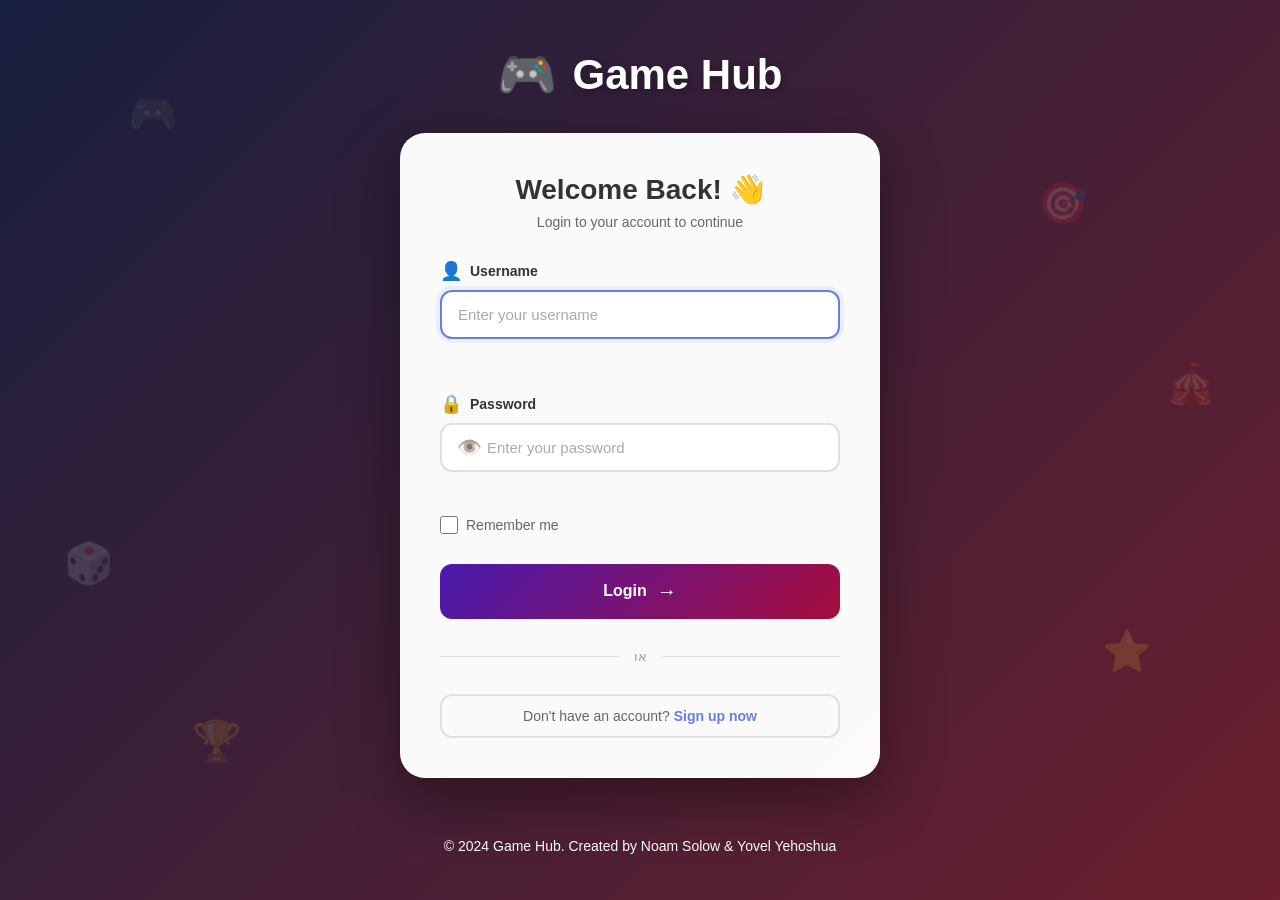
<file: index.html>
<!DOCTYPE html>
<html lang="en">
<head>
    <meta charset="UTF-8">
    <meta name="viewport" content="width=device-width, initial-scale=1.0">
    <title>Game Hub - Redirecting...</title>
    <meta http-equiv="refresh" content="0; url=html/login-signup.html">
    <link rel="stylesheet" href="../css/style.css">
    
</head>
<body>
    <div class="redirect-message">
        <h1>🎮 Game Hub</h1>
        <p>Redirecting to login page...</p>
        <p>If you are not redirected automatically, <a href="html/login-signup.html">click here</a>.</p>
    </div>
    <script>
        // JavaScript redirect as backup
        window.location.href = 'html/login-signup.html';
    </script>
</body>
</html>
</file>
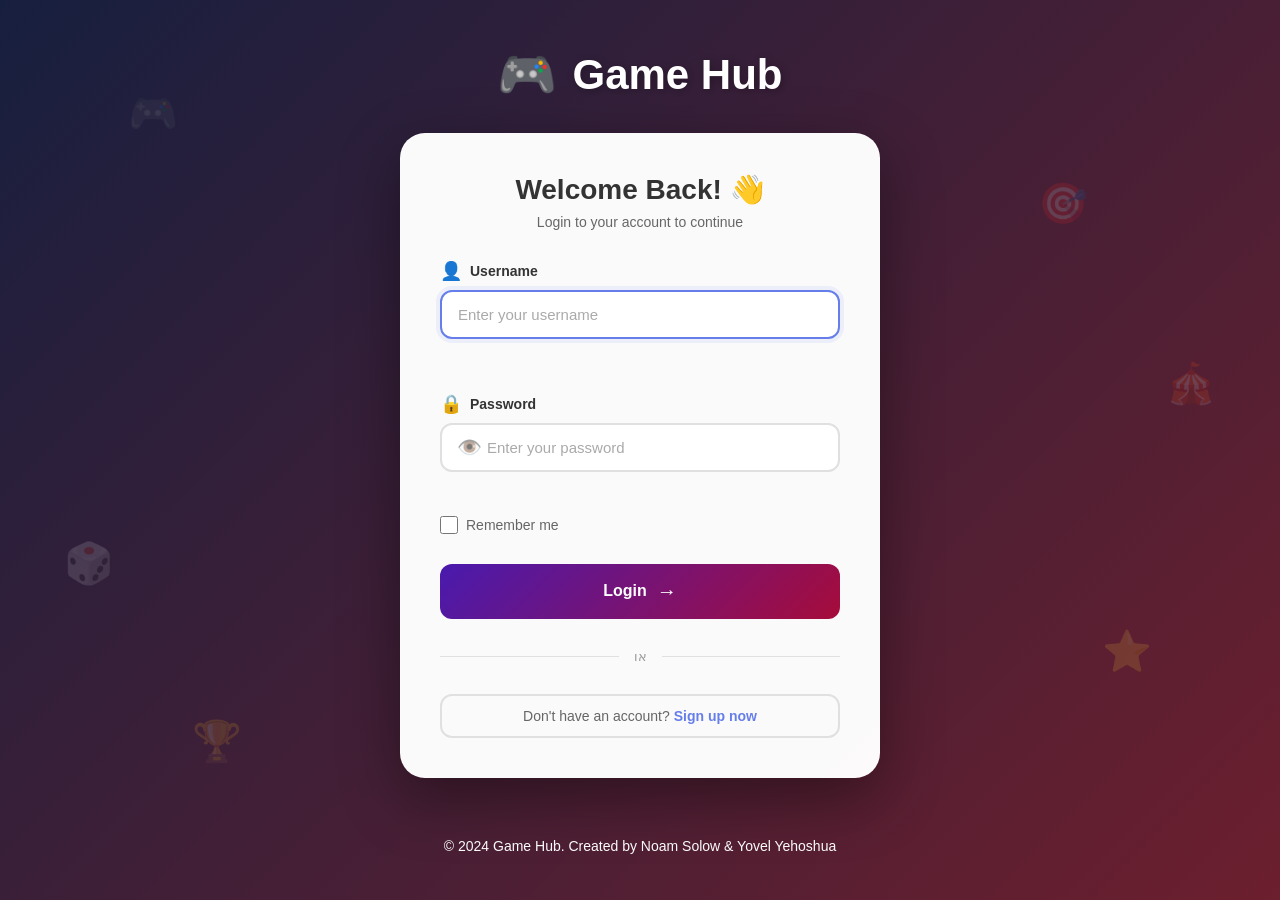
<file: html/game1.html>
<!DOCTYPE html>
<html lang="en">
<head>
    <meta charset="UTF-8">
    <meta name="viewport" content="width=device-width, initial-scale=1.0">
    <title>Code Runner - Game Hub</title>
    <link rel="stylesheet" href="../css/style.css">
    <link rel="stylesheet" href="../css/game1.css">
</head>
<body class="auth-required">
    <!-- Game Container -->
    <div class="game-wrapper">
        <!-- Header -->
        <header class="game-header">
            <div class="header-left">
                <button id="backBtn" class="btn btn-secondary">← Back to Games</button>
            </div>
            <div class="header-center">
                <h1>🐵 Code Runner</h1>
            </div>
            <div class="header-right">
                <span class="player-name" id="playerName">Player</span>
            </div>
        </header>

        <!-- Game Info Panel -->
        <div class="game-info-panel">
            <div class="info-item">
                <span class="info-label">Level:</span>
                <span class="info-value" id="currentLevel">1</span>
            </div>
            <div class="info-item">
                <span class="info-label">Score:</span>
                <span class="info-value" id="score">0</span>
            </div>
            <div class="info-item">
                <span class="info-label">Moves Used:</span>
                <span class="info-value" id="movesUsed">0</span>
            </div>
            <div class="info-item">
                <span class="info-label">High Score:</span>
                <span class="info-value" id="highScore">0</span>
            </div>
        </div>

        <!-- Main Game Area -->
        <div class="game-main">
            <!-- Game Grid -->
            <div class="game-grid-container">
                <div id="gameGrid" class="game-grid">
                    <!-- Grid cells will be generated by JavaScript -->
                </div>
                
                <!-- Command Reference -->
                <div class="command-reference">
                    <h3>📖 Commands:</h3>
                    <ul>
                        <li><code>move()</code> - Move forward</li>
                        <li><code>turnLeft()</code> - Turn left</li>
                        <li><code>turnRight()</code> - Turn right</li>
                        <li><code>grab()</code> - Collect item</li>
                        <li><code>repeat(n) { }</code> - Repeat n times</li>
                    </ul>
                </div>
            </div>

            <!-- Code Editor -->
            <div class="code-editor-container">
                <div class="editor-header">
                    <h3>💻 Write Your Code</h3>
                    <div class="editor-buttons">
                        <button id="hintBtn" class="btn btn-hint">💡 Hint</button>
                        <button id="resetCodeBtn" class="btn btn-secondary">🔄 Reset</button>
                    </div>
                </div>
                <textarea id="codeEditor" class="code-editor" placeholder="// Write your code here
// Example:
// move();
// turnRight();
// move();"></textarea>
                <div class="editor-footer">
                    <button id="runCodeBtn" class="btn btn-primary btn-large">▶️ Run Code</button>
                    <button id="stopCodeBtn" class="btn btn-danger" disabled>⏹️ Stop</button>
                </div>
                <div id="outputConsole" class="output-console">
                    <div class="console-header">📝 Output:</div>
                    <div id="consoleOutput" class="console-output"></div>
                </div>
            </div>
        </div>

        <!-- Start Screen Overlay -->
        <div id="startScreen" class="game-overlay">
            <div class="overlay-content">
                <h2>🐵 Code Runner</h2>
                <p class="game-description">
                    Help the monkey collect all bananas by writing code!<br>
                    Use programming commands to guide the monkey through each level.
                </p>
                <div class="difficulty-selector">
                    <label>Choose Difficulty:</label>
                    <div class="difficulty-buttons">
                        <button class="difficulty-btn active" data-difficulty="easy">
                            <span class="diff-icon">🌱</span>
                            <span class="diff-name">Easy</span>
                            <span class="diff-desc">Simple paths</span>
                        </button>
                        <button class="difficulty-btn" data-difficulty="medium">
                            <span class="diff-icon">🌿</span>
                            <span class="diff-name">Medium</span>
                            <span class="diff-desc">Obstacles & turns</span>
                        </button>
                        <button class="difficulty-btn" data-difficulty="hard">
                            <span class="diff-icon">🌳</span>
                            <span class="diff-name">Hard</span>
                            <span class="diff-desc">Complex puzzles</span>
                        </button>
                    </div>
                </div>
                <button id="startBtn" class="btn btn-primary btn-large">Start Game</button>
            </div>
        </div>

        <!-- Level Complete Overlay -->
        <div id="levelCompleteScreen" class="game-overlay hidden">
            <div class="overlay-content success">
                <h2>🎉 Level Complete!</h2>
                <div class="level-stats">
                    <p>Score Earned: <span id="levelScore">0</span></p>
                    <p>Moves Used: <span id="levelMoves">0</span></p>
                    <p>Efficiency Bonus: <span id="efficiencyBonus">0</span></p>
                </div>
                <div class="star-rating" id="starRating">
                    <!-- Stars will be added dynamically -->
                </div>
                <button id="nextLevelBtn" class="btn btn-primary btn-large">Next Level →</button>
                <button id="replayLevelBtn" class="btn btn-secondary">Replay Level</button>
            </div>
        </div>

        <!-- Game Complete Overlay -->
        <div id="gameCompleteScreen" class="game-overlay hidden">
            <div class="overlay-content">
                <h2>🏆 Congratulations!</h2>
                <p>You completed all levels!</p>
                <div class="final-stats">
                    <p>Total Score: <span id="finalScore">0</span></p>
                    <p>Levels Completed: <span id="levelsCompleted">0</span></p>
                </div>
                <button id="playAgainBtn" class="btn btn-primary btn-large">Play Again</button>
                <button id="changeDifficultyBtn" class="btn btn-secondary">Change Difficulty</button>
                <button id="backToMenuBtn" class="btn btn-secondary">Back to Menu</button>
            </div>
        </div>

        <!-- Error/Failure Overlay -->
        <div id="failScreen" class="game-overlay hidden">
            <div class="overlay-content error">
                <h2>❌ Oops!</h2>
                <p id="failMessage">Something went wrong!</p>
                <button id="tryAgainBtn" class="btn btn-primary btn-large">Try Again</button>
                <button id="showHintBtn" class="btn btn-secondary">💡 Show Hint</button>
            </div>
        </div>
    </div>

    <!-- Stats Panel -->
    <div class="stats-panel">
        <h3>📊 Your Stats</h3>
        <div class="stat-item">
            <span>Games Played:</span>
            <span id="gamesPlayed">0</span>
        </div>
        <div class="stat-item">
            <span>Total Score:</span>
            <span id="totalScore">0</span>
        </div>
        <div class="stat-item">
            <span>Levels Beaten:</span>
            <span id="levelsBeat">0</span>
        </div>
    </div>

    <!-- Storage: Game stats + Leaderboard needed for game progress and high scores -->
    <script src="../js/utils/storage/gameStatsManagement.js"></script>
    <script src="../js/utils/storage/leaderboardManagement.js"></script>
    <script src="../js/components/background.js"></script>
    <script src="../js/login-signup/auth.js"></script>
    <script src="../js/components/footer.js"></script>
    <script src="../js/games/game1.js"></script>
</body>
</html>
</file>
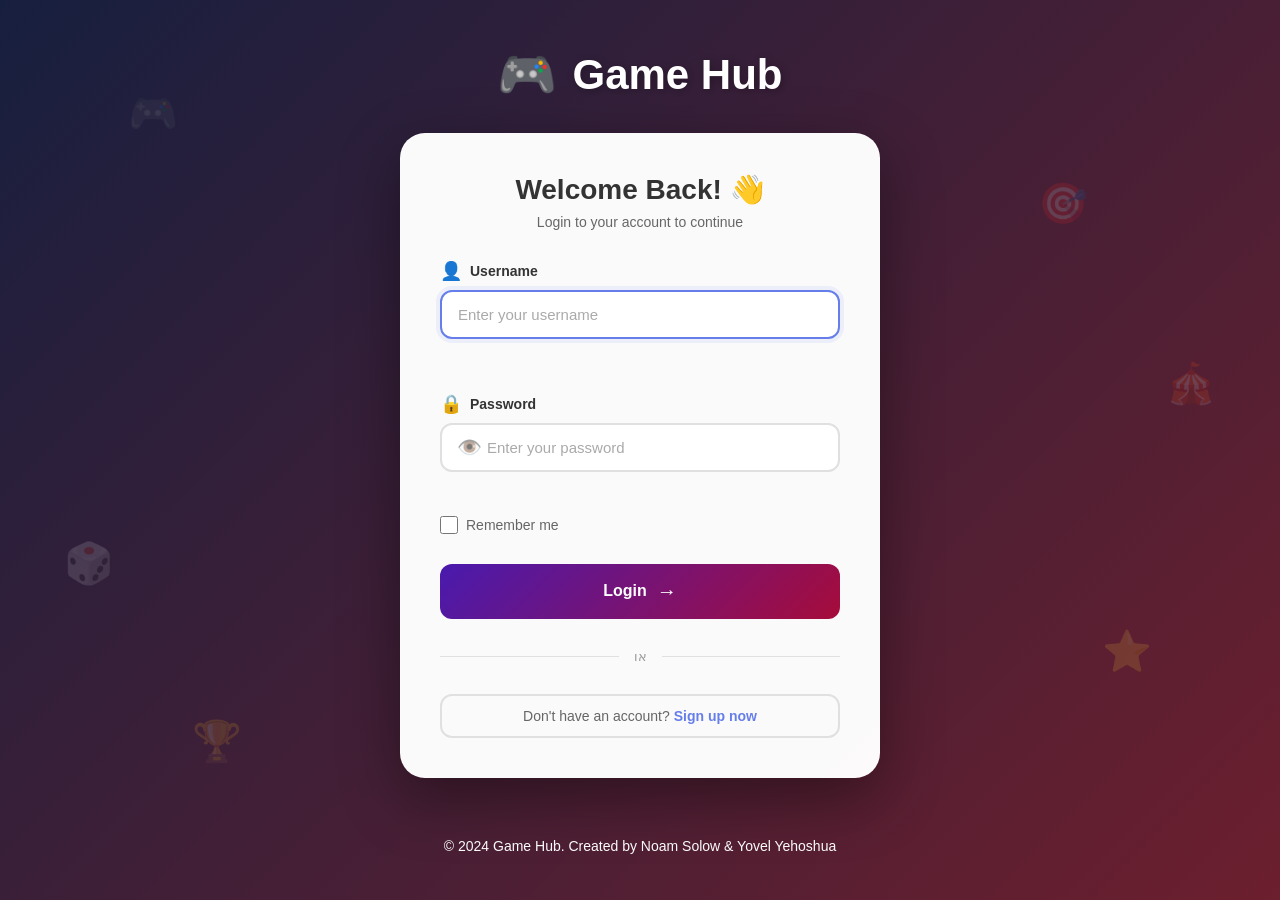
<file: html/game2.html>
<!DOCTYPE html>
<html lang="en">
<head>
    <meta charset="UTF-8">
    <meta name="viewport" content="width=device-width, initial-scale=1.0">
    <title>Hangman Challenge - Game Hub</title>
    <link rel="stylesheet" href="../css/style.css">
    <link rel="stylesheet" href="../css/game2.css">
</head>
<body class="auth-required">
    <div class="game-wrapper">
        <header class="game-header">
            <div class="header-left">
                <button id="backBtn" class="btn btn-secondary" onclick="location.href='games.html'">← Back to Games</button>
            </div>
            <div class="header-center">
                <h1>🪑 Hangman Challenge</h1>
            </div>
            <div class="header-right">
                <span class="player-name" id="playerName">Player</span>
            </div>
        </header>

        <div class="game-info-panel">
            <div class="info-item">
                <span class="info-label">Mistakes Left:</span>
                <span class="info-value" id="mistakesLeft">6</span>
            </div>
            <div class="info-item">
                <span class="info-label">Current Score:</span>
                <span class="info-value" id="score">0</span>
            </div>
            <div class="info-item">
                <span class="info-label">High Score:</span>
                <span class="info-value" id="highScore">0</span>
            </div>
        </div>

        <div class="game-main">
            <div class="hangman-container">
                <svg id="hangman-svg" viewBox="0 0 200 250">
                    <line x1="20" y1="230" x2="180" y2="230" class="draw-line" />
                    <line x1="40" y1="230" x2="40" y2="20" class="draw-line" />
                    <line x1="40" y1="20" x2="130" y2="20" class="draw-line" />
                    <line x1="130" y1="20" x2="130" y2="50" class="draw-line" />
                    <circle cx="130" cy="75" r="25" class="body-part hidden" id="head" />
                    <line x1="130" y1="100" x2="130" y2="170" class="body-part hidden" id="body" />
                    <line x1="130" y1="120" x2="90" y2="150" class="body-part hidden" id="left-arm" />
                    <line x1="130" y1="120" x2="170" y2="150" class="body-part hidden" id="right-arm" />
                    <line x1="130" y1="170" x2="100" y2="210" class="body-part hidden" id="left-leg" />
                    <line x1="130" y1="170" x2="160" y2="210" class="body-part hidden" id="right-leg" />
                </svg>
            </div>

            <div class="controls-container">
                <div id="categoryDisplay" class="category-display">Category: <span id="categoryText">---</span></div>
                <div id="wordDisplay" class="word-display">_ _ _ _ _</div>
                <div id="keyboard" class="keyboard"></div>
                <div class="editor-buttons">
                    <button id="hintBtn" class="btn btn-hint">💡 Hint</button>
                    <button id="resetBtn" class="btn btn-primary btn-large">🔄 New Game</button>
                </div>
            </div>
        </div>

        <div id="gameOverlay" class="game-overlay hidden">
            <div class="overlay-content">
                <h2 id="overlayTitle">Game Over</h2>
                <p id="overlayMessage"></p>
                <button id="playAgainBtn" class="btn btn-primary btn-large">Play Again</button>
            </div>
        </div>


        <div class="stats-panel">
        <h3>📊 Your Stats</h3>
        <div class="stat-item">
            <span>Games Played:</span>
            <span id="gamesPlayed">0</span>
        </div>
        <div class="stat-item">
            <span>Total Wins:</span>
            <span id="totalWins">0</span>
        </div>
        <div class="stat-item">
            <span>Best Score:</span>
            <span id="totalStatsScore">0</span>
        </div>
    </div>
    </div>

    <!-- Storage: Game stats + Leaderboard needed for game progress and high scores -->
    <script src="../js/utils/storage/gameStatsManagement.js"></script>
    <script src="../js/utils/storage/leaderboardManagement.js"></script>
    <script src="../js/components/background.js"></script>
    <script src="../js/login-signup/auth.js"></script>
    <script src="../js/components/footer.js"></script>
    <script src="../js/games/game2.js"></script>
</body>
</html>
</file>
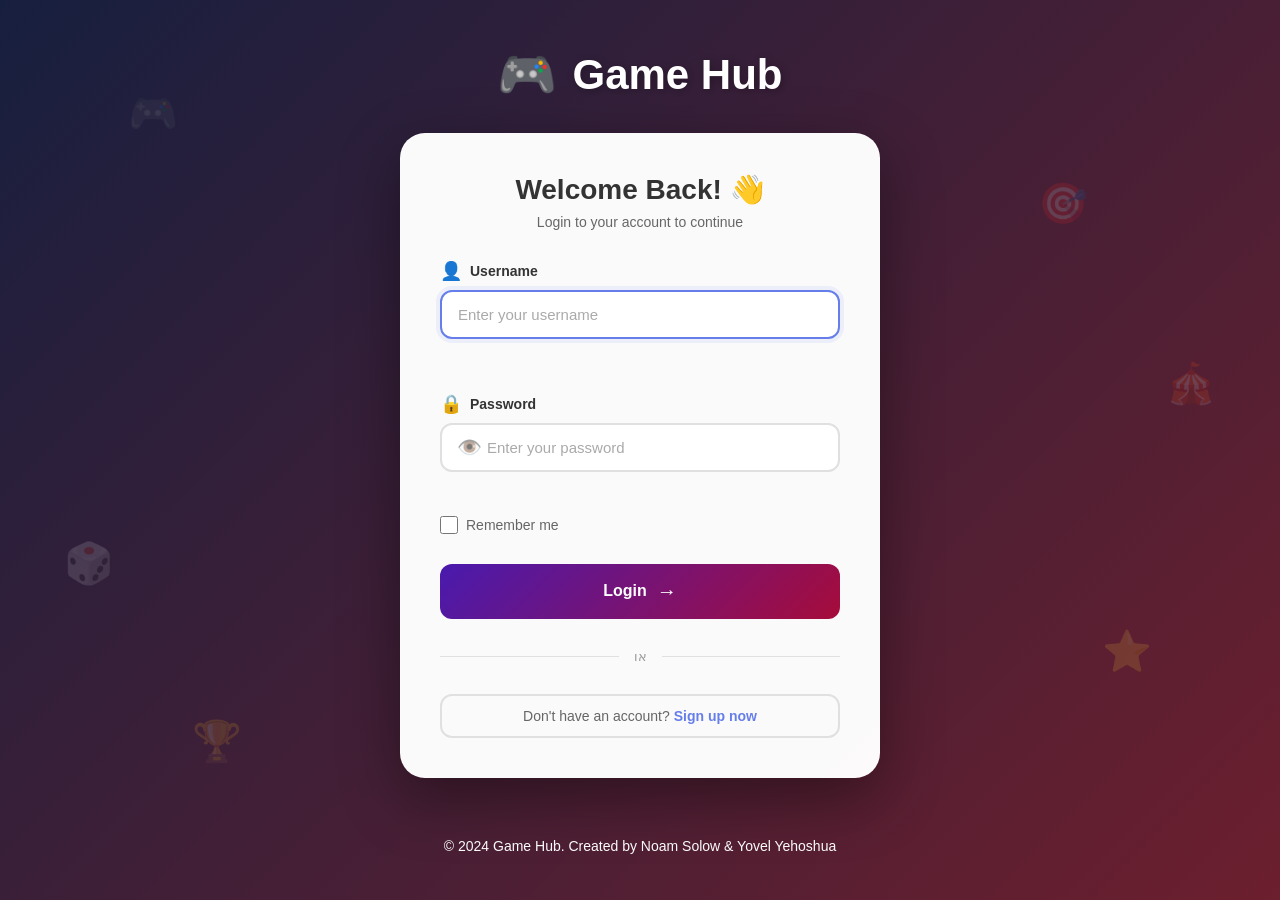
<file: html/games.html>
<!DOCTYPE html>
<html lang="en">

<head>
    <meta charset="UTF-8">
    <meta name="viewport" content="width=device-width, initial-scale=1.0">
    <title>Game Hub - Choose Your Game</title>
    <link rel="stylesheet" href="../css/style.css">
    <link rel="stylesheet" href="../css/games.css">
</head>

<body class="auth-required">

    <!-- Main Content -->
    <main class="main-content">
        <!-- User Stats Section -->
        <section class="user-stats-section">
            <div class="container">
                <h2>Your Stats</h2>
                <div class="stats-grid">
                    <div class="stat-card">
                        <div class="stat-icon">🎯</div>
                        <div class="stat-info">
                            <h3 id="totalGamesPlayed">0</h3>
                            <p>Games Played</p>
                        </div>
                    </div>
                    <div class="stat-card">
                        <div class="stat-icon">🏆</div>
                        <div class="stat-info">
                            <h3 id="totalWins">0</h3>
                            <p>Total Wins</p>
                        </div>
                    </div>
                    <div class="stat-card">
                        <div class="stat-icon">⭐</div>
                        <div class="stat-info">
                            <h3 id="highestScore">0</h3>
                            <p>Highest Score</p>
                        </div>
                    </div>
                    <div class="stat-card">
                        <div class="stat-icon">🎖️</div>
                        <div class="stat-info">
                            <h3 id="achievementCount">0</h3>
                            <p>Achievements</p>
                        </div>
                    </div>
                </div>
            </div>
        </section>

        <!-- Games Grid Section -->
        <section class="games-section">
            <div class="container">
                <h2>Choose Your Game</h2>
                <div class="games-grid">
                    <!-- Game 1 - Active -->
                    <div class="game-card active" data-game="game1">
                        <div class="game-card-header">
                            <img src="../media/images/thumbnailCodeRunner.png" alt="Code Runner" class="game-thumbnail">
                            <div class="game-badge">NEW</div>
                        </div>
                        <div class="game-card-body">
                            <h3>🐵 Code Runner</h3>
                            <p>Learn to code! Write commands to help the monkey collect as many bananas as possible through fun puzzles.</p>
                            <div class="game-stats">
                                <span>🎮 Played: <span id="game1Played">0</span></span>
                                <span>⭐ Best: <span id="game1Best">0</span></span>
                            </div>
                        </div>
                        <div class="game-card-footer">
                            <button class="btn btn-primary play-btn" data-game="game1">Play Now</button>
                        </div>
                    </div>

                    <!-- Game 2 - Active -->
                    <div class="game-card active" data-game="game2">
                        <div class="game-card-header">
                            <img src="../media/images/thumbnailHangman.png" alt="Hangman Challenge"
                                class="game-thumbnail">
                            <div class="game-badge">NEW</div>
                        </div>
                        <div class="game-card-body">
                            <h3>🪑 Hangman Challenge</h3>
                            <p>Test your vocabulary and logic! Guess the hidden word letter by letter before the man is
                                fully drawn. Can you save him in time?</p>
                            <div class="game-stats">
                                <span>🎮 Played: <span id="game2Played">0</span></span>
                                <span>⭐ Best: <span id="game2Best">0</span></span>
                            </div>
                        </div>
                        <div class="game-card-footer">
                            <button class="btn btn-primary play-btn" data-game="game2">Play Now</button>
                        </div>
                    </div>

                    <!-- Game 3 - Coming Soon -->
                    <div class="game-card disabled">
                        <div class="game-card-header">
                           <img src="../media/images/thumbnailMemoryMatch.png" alt="Memory Match"
                                class="game-thumbnail">
                            <div class="game-badge coming-soon">Coming Soon</div>
                        </div>
                        <div class="game-card-body">
                            <h3>🧩 Memory Match</h3>
                            <p>Test your memory skills! Flip cards and find matching pairs before time runs out. Train your brain with this classic memory game.</p>
                        </div>
                    </div>

                    <!-- Game 4 - Coming Soon -->
                    <div class="game-card disabled">
                        <div class="game-card-header">
                      <img src="../media/images/thumbnailSnake.png" alt="Snake Classic"
                                class="game-thumbnail">
                            <div class="game-badge coming-soon">Coming Soon</div>
                        </div>
                        <div class="game-card-body">
                            <h3>🐍 Snake Classic</h3>
                            <p>The classic snake game reimagined! Guide your snake to eat apples and grow longer. Don't hit the walls or yourself!</p>
                        </div>
                    </div>

                    <!-- Game 5 - Coming Soon -->
                    <div class="game-card disabled">
                        <div class="game-card-header">
                         <img src="../media/images/thumbnailTrivia.png" alt="Trivia Master"
                                class="game-thumbnail">
                            <div class="game-badge coming-soon">Coming Soon</div>
                        </div>
                        <div class="game-card-body">
                            <h3>🎯 Trivia Master</h3>
                            <p>Challenge your knowledge across multiple categories! Answer questions correctly to climb the leaderboard and prove you're the ultimate trivia champion.</p>
                        </div>
                    </div>

                    <!-- Game 6 - Coming Soon -->
                    <div class="game-card disabled">
                        <div class="game-card-header">
                         <img src="../media/images/thumbnailDiceGame.png" alt="Dice Roller"
                                class="game-thumbnail">
                            <div class="game-badge coming-soon">Coming Soon</div>
                        </div>
                        <div class="game-card-body">
                            <h3>🎲 Dice Roller</h3>
                            <p>Roll the dice and test your luck! A fun probability-based game where strategy meets chance. Can you beat the odds?</p>
                        </div>
                    </div>
                </div>
            </div>
        </section>

    </main>

    <!-- Scripts -->
    <!-- Storage: Game stats needed for displaying user statistics -->
    <script src="../js/utils/storage/gameStatsManagement.js"></script>
    <script src="../js/components/background.js"></script>
    <script src="../js/login-signup/auth.js"></script>
    <script src="../js/components/navbar.js"></script>
    <script src="../js/components/footer.js"></script>
    <script src="../js/games/games.js"></script>
</body>

</html>
</file>
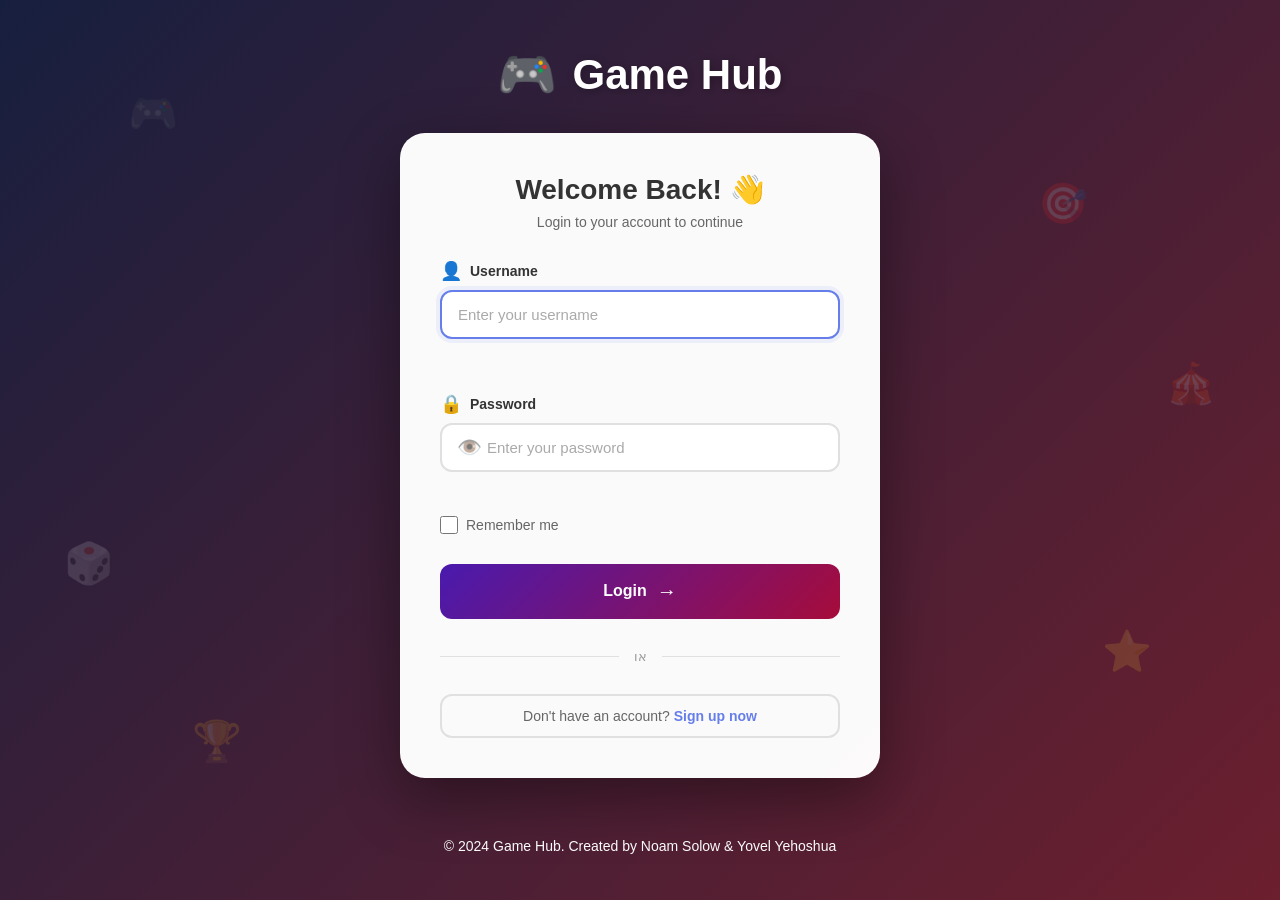
<file: html/leaderboard.html>
<!DOCTYPE html>
<html lang="en">
<head>
    <meta charset="UTF-8">
    <meta name="viewport" content="width=device-width, initial-scale=1.0">
    <title>Leaderboard - Game Hub</title>
    <link rel="stylesheet" href="../css/style.css">
    <link rel="stylesheet" href="../css/leaderboard.css">
</head>
<body class="auth-required">
    <!-- Navbar will be injected by JavaScript -->

    <!-- Main Content -->
    <main class="main-content">
        <div class="container">
            <!-- Leaderboard Header -->
            <header class="leaderboard-header">
                <h1>🏆 Leaderboard</h1>
                <p>See who's topping the charts!</p>
            </header>

            <!-- Game Tabs -->
            <div class="game-tabs">
                <button class="tab-btn active" data-game="game1">
                    <span class="tab-icon">🐵</span>
                    <span class="tab-name">Code Runner</span>
                </button>
                <button class="tab-btn" data-game="game2">
                    <span class="tab-icon">🪑</span>
                    <span class="tab-name">Hangman</span>
                </button>
            </div>

            <!-- Leaderboard Content -->
            <div class="leaderboard-container">
                <!-- Top 3 Podium -->
                <div class="podium-section" id="podiumSection">
                    <div class="podium">
                        <!-- 2nd Place -->
                        <div class="podium-place second" id="podium2">
                            <div class="podium-avatar">🥈</div>
                            <div class="podium-name">---</div>
                            <div class="podium-score">0</div>
                            <div class="podium-stand">2</div>
                        </div>
                        <!-- 1st Place -->
                        <div class="podium-place first" id="podium1">
                            <div class="podium-avatar">🥇</div>
                            <div class="podium-name">---</div>
                            <div class="podium-score">0</div>
                            <div class="podium-stand">1</div>
                        </div>
                        <!-- 3rd Place -->
                        <div class="podium-place third" id="podium3">
                            <div class="podium-avatar">🥉</div>
                            <div class="podium-name">---</div>
                            <div class="podium-score">0</div>
                            <div class="podium-stand">3</div>
                        </div>
                    </div>
                </div>

                <!-- Full Leaderboard Table -->
                <div class="leaderboard-table-section">
                    <h2>📊 Full Rankings</h2>
                    <table class="leaderboard-table">
                        <thead>
                            <tr>
                                <th>Rank</th>
                                <th>Player</th>
                                <th>Score</th>
                                <th>Difficulty</th>
                                <th>Date</th>
                            </tr>
                        </thead>
                        <tbody id="leaderboardBody">
                            <tr>
                                <td colspan="5" class="no-data">No scores yet. Be the first to play!</td>
                            </tr>
                        </tbody>
                    </table>
                </div>

                <!-- Your Rank Section -->
                <div class="your-rank-section" id="yourRankSection">
                    <h2>📍 Your Best Score</h2>
                    <div class="your-rank-card">
                        <div class="rank-position" id="yourRank">#--</div>
                        <div class="rank-details">
                            <span class="rank-username" id="yourUsername">---</span>
                            <span class="rank-score" id="yourScore">Score: 0</span>
                        </div>
                    </div>
                </div>
            </div>
        </div>
    </main>

    <!-- Scripts -->
    <!-- Storage: Only leaderboard management needed for rankings display -->
    <script src="../js/utils/storage/leaderboardManagement.js"></script>
    <script src="../js/components/background.js"></script>
    <script src="../js/login-signup/auth.js"></script>
    <script src="../js/components/navbar.js"></script>
    <script src="../js/components/footer.js"></script>
    <script src="../js/leaderboard/leaderboard.js"></script>
</body>
</html>
</file>
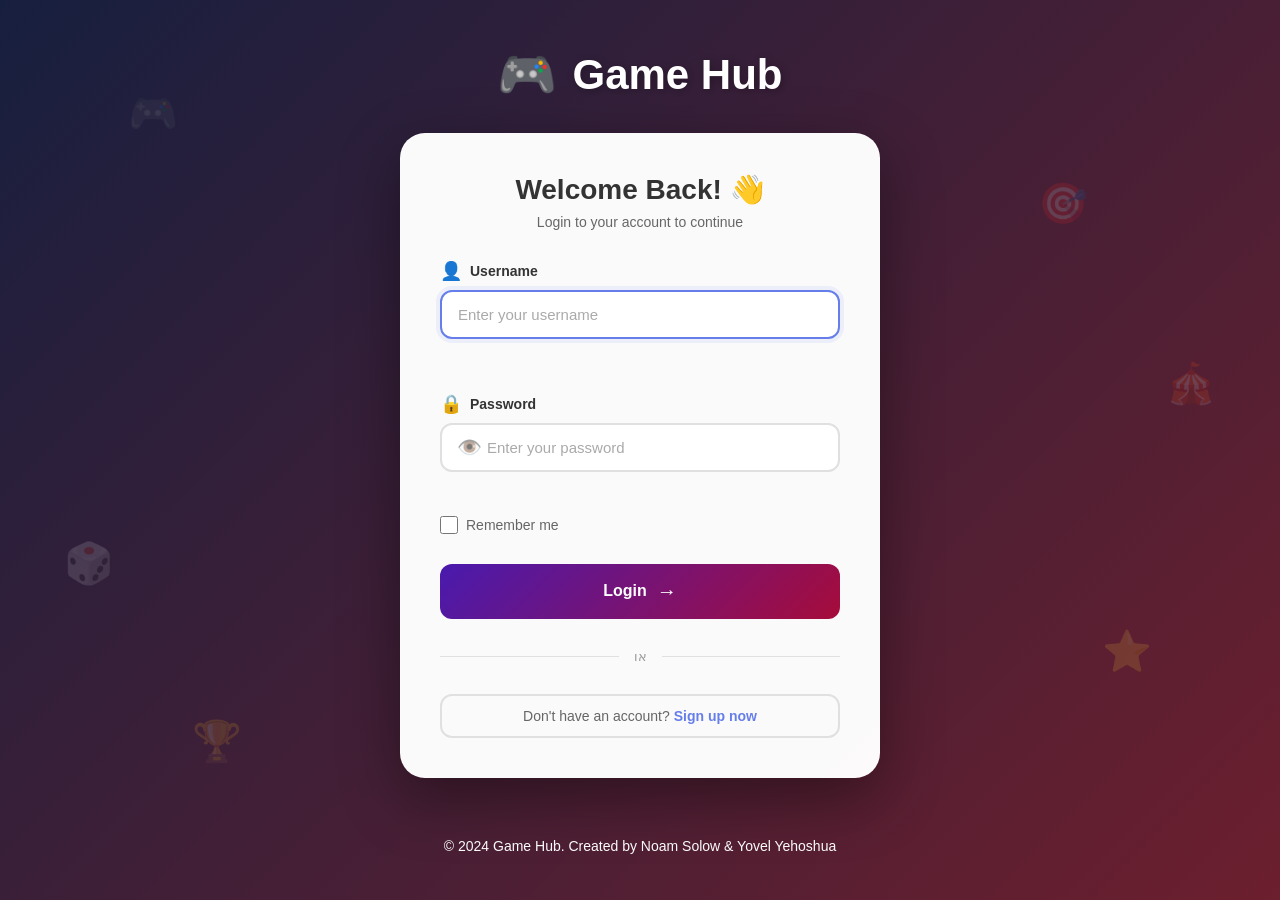
<file: html/login-signup.html>
<!DOCTYPE html>
<html lang="en">
<head>
    <meta charset="UTF-8">
    <meta name="viewport" content="width=device-width, initial-scale=1.0">
    <title>התחברות - Game Hub</title>
    <link rel="stylesheet" href="../css/style.css">
    <link rel="stylesheet" href="../css/login-signup.css">
</head>
<body class="auth-page">
    <div class="auth-container">
        <!-- Logo Section -->
        <div class="auth-header">
            <div class="logo">
                <span class="logo-icon">🎮</span>
                <h1>Game Hub</h1>
            </div>
        </div>

        <!-- Login Form -->
        <div class="auth-card" id="loginCard">
            <div class="card-header">
                <h2>Welcome Back! 👋</h2>
                <p>Login to your account to continue</p>
            </div>
            
            <form id="loginForm" class="auth-form">
                <div class="form-group">
                    <label for="loginUsername">
                        <span class="label-icon">👤</span>
                        Username
                    </label>
                    <input 
                        type="text" 
                        id="loginUsername" 
                        class="form-input" 
                        placeholder="Enter your username"
                        required
                        autocomplete="username"
                    >
                    <span class="input-error" id="loginUsernameError"></span>
                </div>

                <div class="form-group">
                    <label for="loginPassword">
                        <span class="label-icon">🔒</span>
                        Password
                    </label>
                    <div class="password-input-wrapper">
                        <input 
                            type="password" 
                            id="loginPassword" 
                            class="form-input" 
                            placeholder="Enter your password"
                            required
                            autocomplete="current-password"
                        >
                        <button type="button" class="toggle-password" id="toggleLoginPassword">
                            👁️
                        </button>
                    </div>
                    <span class="input-error" id="loginPasswordError"></span>
                </div>

                <div class="form-footer">
                    <label class="remember-me">
                        <input type="checkbox" id="rememberMe">
                        <span>Remember me</span>
                    </label>
                </div>

                <button type="submit" class="btn-submit">
                    <span class="btn-text">Login</span>
                    <span class="btn-icon">→</span>
                </button>

                <div class="form-divider">
                    <span>או</span>
                </div>

                <button type="button" class="btn-switch" id="showRegister">
                    Don't have an account? <strong>Sign up now</strong>
                </button>
            </form>

            <!-- Login Attempts Warning -->
            <div class="alert alert-warning hidden" id="loginWarning">
                <span class="alert-icon">⚠️</span>
                <span class="alert-text"></span>
            </div>
        </div>

        <!-- Register Form -->
        <div class="auth-card hidden" id="registerCard">
            <div class="card-header">
                <h2>Join us! 🎉</h2>
                <p>Create a new account and start playing</p>
            </div>
            
            <form id="registerForm" class="auth-form">
                <div class="form-row">
                    <div class="form-group">
                        <label for="registerFirstName">
                            <span class="label-icon">📝</span>
                            First Name
                        </label>
                        <input 
                            type="text" 
                            id="registerFirstName" 
                            class="form-input" 
                            placeholder="First name"
                            required
                        >
                    </div>

                    <div class="form-group">
                        <label for="registerLastName">
                            <span class="label-icon">📝</span>
                            Last Name
                        </label>
                        <input 
                            type="text" 
                            id="registerLastName" 
                            class="form-input" 
                            placeholder="Last name"
                            required
                        >
                    </div>
                </div>

                <div class="form-group">
                    <label for="registerUsername">
                        <span class="label-icon">👤</span>
                        Username
                    </label>
                    <input 
                        type="text" 
                        id="registerUsername" 
                        class="form-input" 
                        placeholder="Choose a unique username"
                        required
                        autocomplete="username"
                    >
                    <span class="input-hint">At least 3 characters, letters and numbers only</span>
                    <span class="input-error" id="registerUsernameError"></span>
                </div>

                <div class="form-group">
                    <label for="registerEmail">
                        <span class="label-icon">📧</span>
                        Email
                    </label>
                    <input 
                        type="email" 
                        id="registerEmail" 
                        class="form-input" 
                        placeholder="your@email.com"
                        required
                        autocomplete="email"
                    >
                    <span class="input-error" id="registerEmailError"></span>
                </div>

                <div class="form-group">
                    <label for="registerPassword">
                        <span class="label-icon">🔒</span>
                        Password
                    </label>
                    <div class="password-input-wrapper">
                        <input 
                            type="password" 
                            id="registerPassword" 
                            class="form-input" 
                            placeholder="Choose a strong password"
                            required
                            autocomplete="new-password"
                        >
                        <button type="button" class="toggle-password" id="toggleRegisterPassword">
                            👁️
                        </button>
                    </div>
                    <span class="input-hint">At least 6 characters</span>
                    <span class="input-error" id="registerPasswordError"></span>
                </div>

                <div class="form-group">
                    <label for="registerConfirmPassword">
                        <span class="label-icon">🔒</span>
                        Confirm Password
                    </label>
                    <div class="password-input-wrapper">
                        <input 
                            type="password" 
                            id="registerConfirmPassword" 
                            class="form-input" 
                            placeholder="Enter password again"
                            required
                            autocomplete="new-password"
                        >
                        <button type="button" class="toggle-password" id="toggleConfirmPassword">
                            👁️
                        </button>
                    </div>
                    <span class="input-error" id="registerConfirmPasswordError"></span>
                </div>

                <button type="submit" class="btn-submit">
                    <span class="btn-text">Create Account</span>
                    <span class="btn-icon">→</span>
                </button>

                <div class="form-divider">
                    <span>או</span>
                </div>

                <button type="button" class="btn-switch" id="showLogin">
                    Already have an account? <strong>Login</strong>
                </button>
            </form>
        </div>

        <!-- Success Message -->
        <div class="alert alert-success hidden" id="successAlert">
            <span class="alert-icon">✅</span>
            <span class="alert-text"></span>
        </div>
    </div>

    <!-- Storage: User management + Game stats needed for login/register -->
    <script src="../js/utils/storage/userManagement.js"></script>
    <script src="../js/utils/storage/gameStatsManagement.js"></script>
    <script src="../js/components/background.js"></script>
    <script src="../js/components/footer.js"></script>
    <script src="../js/login-signup/auth.js"></script>
    <script src="../js/login-signup/login.js"></script>
</body>
</html>
</file>
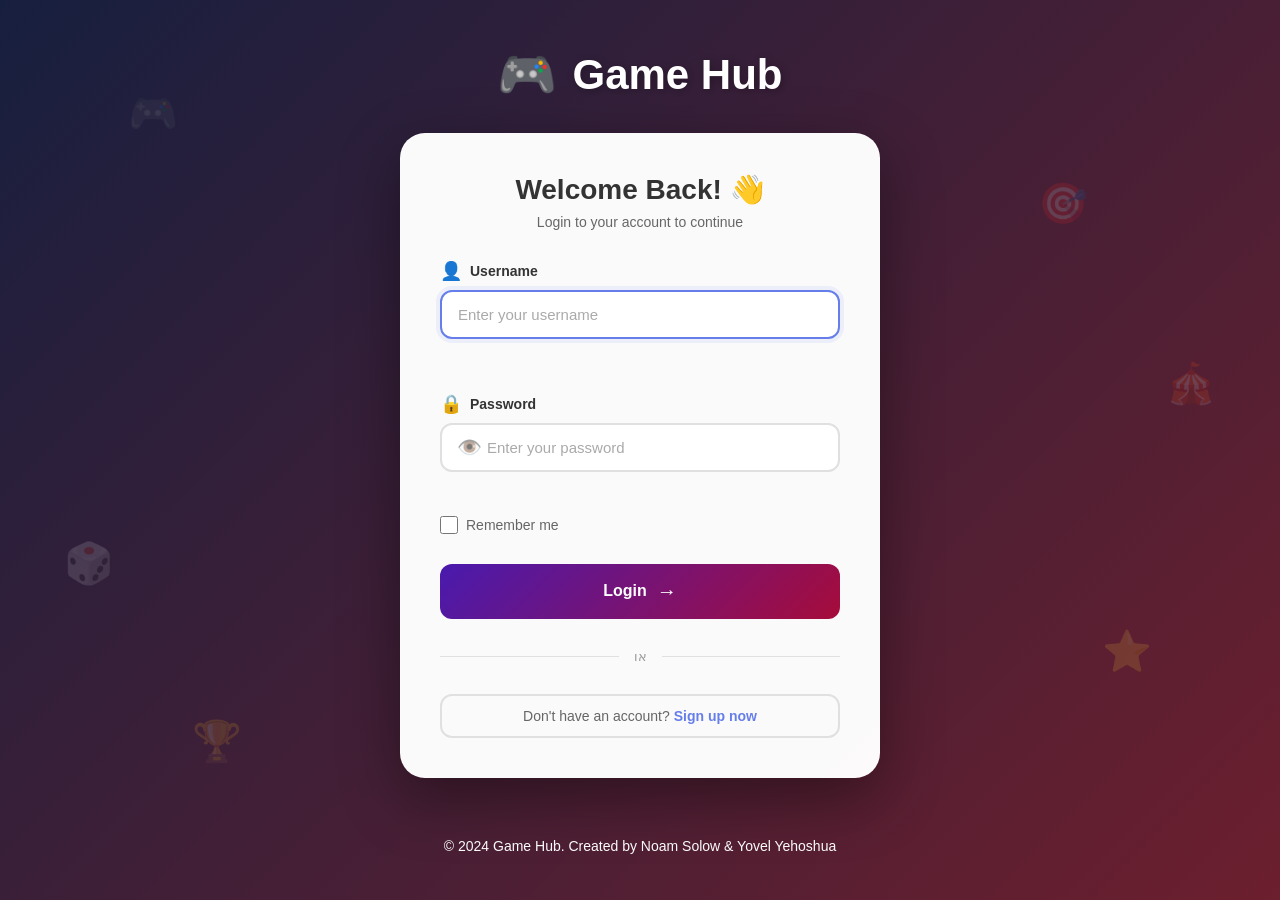
<file: html/login.html>
<!DOCTYPE html>
<html lang="en">
<head>
    <meta charset="UTF-8">
    <meta name="viewport" content="width=device-width, initial-scale=1.0">
    <title>התחברות - Game Hub</title>
    <link rel="stylesheet" href="../css/style.css">
    <link rel="stylesheet" href="../css/login.css">
</head>
<body class="auth-page">
    <div class="auth-container">
        <!-- Logo Section -->
        <div class="auth-header">
            <div class="logo">
                <span class="logo-icon">🎮</span>
                <h1>Game Hub</h1>
            </div>
        </div>

        <!-- Login Form -->
        <div class="auth-card" id="loginCard">
            <div class="card-header">
                <h2>Welcome Back! 👋</h2>
                <p>Login to your account to continue</p>
            </div>
            
            <form id="loginForm" class="auth-form">
                <div class="form-group">
                    <label for="loginUsername">
                        <span class="label-icon">👤</span>
                        Username
                    </label>
                    <input 
                        type="text" 
                        id="loginUsername" 
                        class="form-input" 
                        placeholder="Enter your username"
                        required
                        autocomplete="username"
                    >
                    <span class="input-error" id="loginUsernameError"></span>
                </div>

                <div class="form-group">
                    <label for="loginPassword">
                        <span class="label-icon">🔒</span>
                        Password
                    </label>
                    <div class="password-input-wrapper">
                        <input 
                            type="password" 
                            id="loginPassword" 
                            class="form-input" 
                            placeholder="Enter your password"
                            required
                            autocomplete="current-password"
                        >
                        <button type="button" class="toggle-password" id="toggleLoginPassword">
                            👁️
                        </button>
                    </div>
                    <span class="input-error" id="loginPasswordError"></span>
                </div>

                <div class="form-footer">
                    <label class="remember-me">
                        <input type="checkbox" id="rememberMe">
                        <span>Remember me</span>
                    </label>
                </div>

                <button type="submit" class="btn-submit">
                    <span class="btn-text">Login</span>
                    <span class="btn-icon">→</span>
                </button>

                <div class="form-divider">
                    <span>או</span>
                </div>

                <button type="button" class="btn-switch" id="showRegister">
                    Don't have an account? <strong>Sign up now</strong>
                </button>
            </form>

            <!-- Login Attempts Warning -->
            <div class="alert alert-warning hidden" id="loginWarning">
                <span class="alert-icon">⚠️</span>
                <span class="alert-text"></span>
            </div>
        </div>

        <!-- Register Form -->
        <div class="auth-card hidden" id="registerCard">
            <div class="card-header">
                <h2>Join us! 🎉</h2>
                <p>Create a new account and start playing</p>
            </div>
            
            <form id="registerForm" class="auth-form">
                <div class="form-row">
                    <div class="form-group">
                        <label for="registerFirstName">
                            <span class="label-icon">📝</span>
                            First Name
                        </label>
                        <input 
                            type="text" 
                            id="registerFirstName" 
                            class="form-input" 
                            placeholder="First name"
                            required
                        >
                    </div>

                    <div class="form-group">
                        <label for="registerLastName">
                            <span class="label-icon">📝</span>
                            Last Name
                        </label>
                        <input 
                            type="text" 
                            id="registerLastName" 
                            class="form-input" 
                            placeholder="Last name"
                            required
                        >
                    </div>
                </div>

                <div class="form-group">
                    <label for="registerUsername">
                        <span class="label-icon">👤</span>
                        Username
                    </label>
                    <input 
                        type="text" 
                        id="registerUsername" 
                        class="form-input" 
                        placeholder="Choose a unique username"
                        required
                        autocomplete="username"
                    >
                    <span class="input-hint">At least 3 characters, letters and numbers only</span>
                    <span class="input-error" id="registerUsernameError"></span>
                </div>

                <div class="form-group">
                    <label for="registerEmail">
                        <span class="label-icon">📧</span>
                        Email
                    </label>
                    <input 
                        type="email" 
                        id="registerEmail" 
                        class="form-input" 
                        placeholder="your@email.com"
                        required
                        autocomplete="email"
                    >
                    <span class="input-error" id="registerEmailError"></span>
                </div>

                <div class="form-group">
                    <label for="registerPassword">
                        <span class="label-icon">🔒</span>
                        Password
                    </label>
                    <div class="password-input-wrapper">
                        <input 
                            type="password" 
                            id="registerPassword" 
                            class="form-input" 
                            placeholder="Choose a strong password"
                            required
                            autocomplete="new-password"
                        >
                        <button type="button" class="toggle-password" id="toggleRegisterPassword">
                            👁️
                        </button>
                    </div>
                    <span class="input-hint">At least 6 characters</span>
                    <span class="input-error" id="registerPasswordError"></span>
                </div>

                <div class="form-group">
                    <label for="registerConfirmPassword">
                        <span class="label-icon">🔒</span>
                        Confirm Password
                    </label>
                    <div class="password-input-wrapper">
                        <input 
                            type="password" 
                            id="registerConfirmPassword" 
                            class="form-input" 
                            placeholder="Enter password again"
                            required
                            autocomplete="new-password"
                        >
                        <button type="button" class="toggle-password" id="toggleConfirmPassword">
                            👁️
                        </button>
                    </div>
                    <span class="input-error" id="registerConfirmPasswordError"></span>
                </div>

                <button type="submit" class="btn-submit">
                    <span class="btn-text">Create Account</span>
                    <span class="btn-icon">→</span>
                </button>

                <div class="form-divider">
                    <span>או</span>
                </div>

                <button type="button" class="btn-switch" id="showLogin">
                    Already have an account? <strong>Login</strong>
                </button>
            </form>
        </div>

        <!-- Success Message -->
        <div class="alert alert-success hidden" id="successAlert">
            <span class="alert-icon">✅</span>
            <span class="alert-text"></span>
        </div>
    </div>

    <!-- Storage: User management + Game stats needed for login/register -->
    <script src="../js/utils/storage/userManagement.js"></script>
    <script src="../js/utils/storage/gameStatsManagement.js"></script>
    <script src="../js/components/background.js"></script>
    <script src="../js/components/footer.js"></script>
    <script src="../js/login/auth.js"></script>
    <script src="../js/login/login.js"></script>
</body>
</html>
</file>
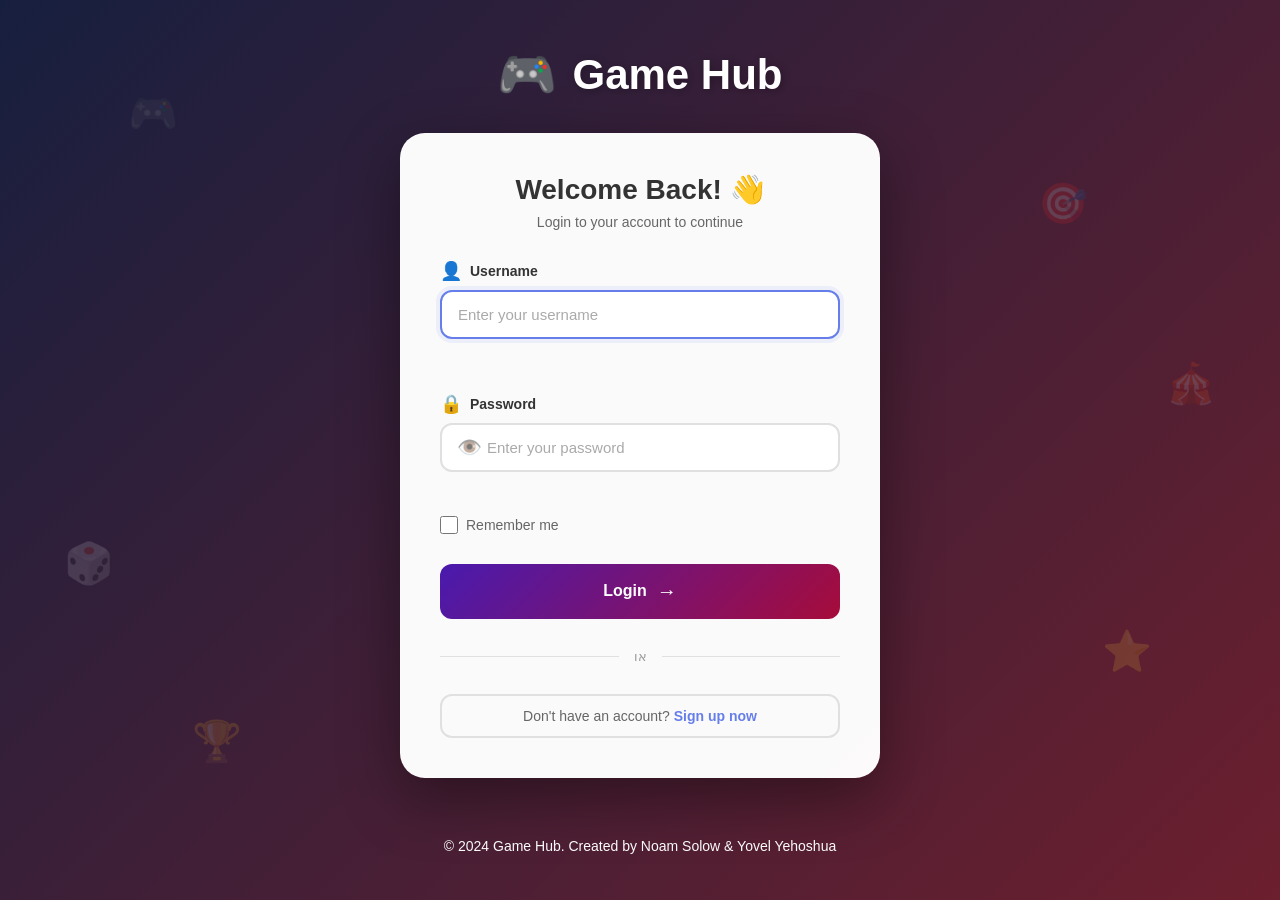
<file: html/profile.html>
<!DOCTYPE html>
<html lang="en">
<head>
    <meta charset="UTF-8">
    <meta name="viewport" content="width=device-width, initial-scale=1.0">
    <title>My Profile - Game Hub</title>
    <link rel="stylesheet" href="../css/style.css">
    <link rel="stylesheet" href="../css/profile.css">
</head>
<body class="auth-required">

    <!-- Main Content -->
    <main class="profile-content">
        <div class="container">
            
            <!-- Profile Header -->
            <section class="profile-header">
                <div class="profile-avatar">
                    <div class="avatar-circle">
                        <span id="avatarInitial">?</span>
                    </div>
                </div>
                <div class="profile-info">
                    <h1 id="profileUsername">Username</h1>
                    <p class="profile-email" id="profileEmail">email@example.com</p>
                    <p class="member-since">
                        Member since: <span id="memberSince">-</span>
                    </p>
                    <p class="last-login">
                        Last login: <span id="lastLogin">-</span>
                    </p>
                </div>
                <div class="profile-actions">
                    <button id="editProfileBtn" class="btn btn-secondary">✏️ Edit Profile</button>
                </div>
            </section>

            <!-- Overall Stats -->
            <section class="stats-section">
                <h2>📊 Overall Statistics</h2>
                <div class="stats-grid-large">
                    <div class="stat-card-large">
                        <div class="stat-icon-large">🎮</div>
                        <div class="stat-details">
                            <h3 id="totalGamesPlayed">0</h3>
                            <p>Total Games Played</p>
                        </div>
                    </div>
                    <div class="stat-card-large">
                        <div class="stat-icon-large">🏆</div>
                        <div class="stat-details">
                            <h3 id="totalWins">0</h3>
                            <p>Total Wins</p>
                        </div>
                    </div>
                    <div class="stat-card-large">
                        <div class="stat-icon-large">⭐</div>
                        <div class="stat-details">
                            <h3 id="totalScore">0</h3>
                            <p>Total Score</p>
                        </div>
                    </div>
                    <div class="stat-card-large">
                        <div class="stat-icon-large">🎖️</div>
                        <div class="stat-details">
                            <h3 id="achievementCount">0</h3>
                            <p>Achievements</p>
                        </div>
                    </div>
                </div>
            </section>

            <!-- Game-Specific Stats -->
            <section class="game-stats-section">
                <h2>🎯 Game Statistics</h2>
                
                <!-- Game 1 Stats -->
                <div class="game-stat-card">
                    <div class="game-stat-header">
                        <h3>🐵 Code Runner</h3>
                        <a href="game1.html" class="btn btn-primary btn-sm">Play Now</a>
                    </div>
                    <div class="game-stat-body">
                        <div class="stat-row">
                            <span class="stat-label">Games Played:</span>
                            <span class="stat-value" id="game1Played">0</span>
                        </div>
                        <div class="stat-row">
                            <span class="stat-label">Games Won:</span>
                            <span class="stat-value" id="game1Won">0</span>
                        </div>
                        <div class="stat-row">
                            <span class="stat-label">High Score:</span>
                            <span class="stat-value highlight" id="game1HighScore">0</span>
                        </div>
                        <div class="stat-row">
                            <span class="stat-label">Total Score:</span>
                            <span class="stat-value" id="game1TotalScore">0</span>
                        </div>
                        <div class="stat-row">
                            <span class="stat-label">Levels Beat:</span>
                            <span class="stat-value" id="game1BestStreak">0</span>
                        </div>
                        <div class="stat-row">
                            <span class="stat-label">Last Played:</span>
                            <span class="stat-value" id="game1LastPlayed">Never</span>
                        </div>
                    </div>
                </div>

                <!-- Game 2 Stats -->
                <div class="game-stat-card">
                    <div class="game-stat-header">
                        <h3>🪑 Hangman Challenge</h3>
                        <a href="game2.html" class="btn btn-primary btn-sm">Play Now</a>
                    </div>
                    <div class="game-stat-body">
                        <div class="stat-row">
                            <span class="stat-label">Games Played:</span>
                            <span class="stat-value" id="game2Played">0</span>
                        </div>
                        <div class="stat-row">
                            <span class="stat-label">Games Won:</span>
                            <span class="stat-value" id="game2Won">0</span>
                        </div>
                        <div class="stat-row">
                            <span class="stat-label">High Score:</span>
                            <span class="stat-value highlight" id="game2HighScore">0</span>
                        </div>
                        <div class="stat-row">
                            <span class="stat-label">Total Score:</span>
                            <span class="stat-value" id="game2TotalScore">0</span>
                        </div>
                        <div class="stat-row">
                            <span class="stat-label">Best Streak:</span>
                            <span class="stat-value" id="game2BestStreak">0</span>
                        </div>
                        <div class="stat-row">
                            <span class="stat-label">Last Played:</span>
                            <span class="stat-value" id="game2LastPlayed">Never</span>
                        </div>
                    </div>
                </div>
            </section>

            <!-- Achievements Section -->
            <section class="achievements-section">
                <h2>🏅 Achievements</h2>
                <div class="achievements-grid" id="achievementsGrid">
                    <!-- Achievements will be populated by JavaScript -->
                    <div class="achievement-badge locked">
                        <div class="badge-icon">🎯</div>
                        <div class="badge-info">
                            <h4>First Victory</h4>
                            <p>Win your first game</p>
                        </div>
                    </div>
                    <div class="achievement-badge locked">
                        <div class="badge-icon">⚡</div>
                        <div class="badge-info">
                            <h4>Code Master</h4>
                            <p>Complete all levels in Code Runner</p>
                        </div>
                    </div>
                    <div class="achievement-badge locked">
                        <div class="badge-icon">🏆</div>
                        <div class="badge-info">
                            <h4>Champion</h4>
                            <p>Score over 1000 points</p>
                        </div>
                    </div>
                    <div class="achievement-badge locked">
                        <div class="badge-icon">🎮</div>
                        <div class="badge-info">
                            <h4>Dedicated Player</h4>
                            <p>Play 10 games</p>
                        </div>
                    </div>
                    <div class="achievement-badge locked">
                        <div class="badge-icon">💯</div>
                        <div class="badge-info">
                            <h4>Perfectionist</h4>
                            <p>Complete a game without losing a life</p>
                        </div>
                    </div>
                    <div class="achievement-badge locked">
                        <div class="badge-icon">🔥</div>
                        <div class="badge-info">
                            <h4>On Fire</h4>
                            <p>Win 5 games in a row</p>
                        </div>
                    </div>
                </div>
            </section>

            <!-- Recent Activity -->
            <section class="activity-section">
                <h2>📅 Recent Activity</h2>
                <div class="activity-list" id="activityList">
                    <!-- Activity will be populated by JavaScript -->
                    <div class="activity-item">
                        <div class="activity-icon">🎮</div>
                        <div class="activity-details">
                            <p class="activity-text">No recent activity</p>
                            <span class="activity-time">Start playing to see your activity!</span>
                        </div>
                    </div>
                </div>
            </section>

            <!-- Account Actions -->
            <section class="account-actions">
                <h2>⚙️ Account Settings</h2>
                <div class="actions-grid">
                    <button class="action-btn" id="exportDataBtn">
                        <span class="action-icon">📥</span>
                        <span class="action-text">Export Data</span>
                    </button>
                    <button class="action-btn" id="clearStatsBtn">
                        <span class="action-icon">🗑️</span>
                        <span class="action-text">Clear Statistics</span>
                    </button>
                    <button class="action-btn danger" id="deleteAccountBtn">
                        <span class="action-icon">⚠️</span>
                        <span class="action-text">Delete Account</span>
                    </button>
                </div>
            </section>

        </div>
    </main>

    <!-- Edit Profile Modal -->
    <div id="editModal" class="modal hidden">
        <div class="modal-content">
            <div class="modal-header">
                <h2>✏️ Edit Profile</h2>
                <button class="modal-close" id="closeModalBtn">&times;</button>
            </div>
            <div class="modal-body">
                <form id="editProfileForm">
                    <div class="form-group">
                        <label for="editUsername">Username:</label>
                        <input type="text" id="editUsername" class="form-control" required>
                    </div>
                    <div class="form-group">
                        <label for="editEmail">Email:</label>
                        <input type="email" id="editEmail" class="form-control" required>
                    </div>
                    <div class="form-group">
                        <label for="editFirstName">First Name:</label>
                        <input type="text" id="editFirstName" class="form-control">
                    </div>
                    <div class="form-group">
                        <label for="editLastName">Last Name:</label>
                        <input type="text" id="editLastName" class="form-control">
                    </div>
                    <div class="modal-actions">
                        <button type="submit" class="btn btn-primary">Save Changes</button>
                        <button type="button" class="btn btn-secondary" id="cancelEditBtn">Cancel</button>
                    </div>
                </form>
            </div>
        </div>
    </div>

    <!-- Scripts -->
    <!-- Storage: All storage modules needed for complete profile management -->
    <script src="../js/utils/storage/userManagement.js"></script>
    <script src="../js/utils/storage/gameStatsManagement.js"></script>
    <script src="../js/utils/storage/leaderboardManagement.js"></script>
    <script src="../js/components/background.js"></script>
    <script src="../js/login-signup/auth.js"></script>
    <script src="../js/components/navbar.js"></script>
    <script src="../js/components/footer.js"></script>
    <script src="../js/profile/profile.js"></script>
</body>
</html>
</file>
<file: css/style.css>
/**
 * style.css
 * Common styles for all pages
 */

/* Reset & Base Styles */
* {
    margin: 0;
    padding: 0;
    box-sizing: border-box;
}

body {
    font-family: 'Segoe UI', Tahoma, Geneva, Verdana, sans-serif;
    background: linear-gradient(135deg, #171f3f 0%, #6c1f2e 100%);
    min-height: 100vh;
    color: #333;
}

/* Visibility Classes for Authenticated Content */
body.auth-required {
    visibility: hidden;
}

body.auth-verified {
    visibility: visible;
}

/* Navbar Styles */
.navbar {
    background: linear-gradient(135deg, #491aae 0%, #a60c3a 100%);
    box-shadow: 0 2px 10px rgba(0, 0, 0, 0.1);
    position: sticky;
    top: 0;
    z-index: 1000;
    color: white;
}

.navbar-container {
    max-width: 1200px;
    margin: 0 auto;
    padding: 15px 20px;
    display: flex;
    justify-content: space-between;
    align-items: center;
    gap: 20px;
}

.navbar-brand h1 {
    margin: 0;
    font-size: 24px;
    color: white;
    font-weight: bold;
}

.navbar-menu {
    display: flex;
    align-items: center;
    gap: 10px;
    flex: 1;
    justify-content: center;
}

.nav-link {
    display: flex;
    align-items: center;
    gap: 8px;
    padding: 10px 20px;
    border-radius: 10px;
    text-decoration: none;
    color: white;
    font-weight: 500;
    transition: all 0.3s ease;
    position: relative;
    background: rgba(255, 255, 255, 0.1);
}

.nav-link:hover {
    background: rgba(255, 255, 255, 0.2);
    transform: translateY(-2px);
}

.nav-link.active {
    background: rgba(255, 255, 255, 0.3);
    box-shadow: 0 2px 8px rgba(0, 0, 0, 0.2);
}

.nav-icon {
    font-size: 20px;
    line-height: 1;
}

.nav-text {
    font-size: 16px;
}

.nav-badge {
    position: absolute;
    top: -5px;
    right: -5px;
    background: #ff4757;
    color: white;
    border-radius: 50%;
    width: 20px;
    height: 20px;
    display: flex;
    align-items: center;
    justify-content: center;
    font-size: 11px;
    font-weight: bold;
    border: 2px solid white;
}

.navbar-user {
    display: flex;
    align-items: center;
    gap: 15px;
}

.user-info {
    display: flex;
    align-items: center;
    gap: 10px;
}

.user-avatar {
    width: 40px;
    height: 40px;
    border-radius: 50%;
    background: rgba(255, 255, 255, 0.3);
    display: flex;
    align-items: center;
    justify-content: center;
    font-weight: bold;
    font-size: 18px;
    color: white;
    border: 2px solid rgba(255, 255, 255, 0.5);
}

.user-name {
    font-weight: 600;
    font-size: 16px;
    color: white;
}

.btn-logout {
    display: flex;
    align-items: center;
    gap: 6px;
    padding: 8px 16px;
    background: rgba(255, 255, 255, 0.2);
    color: white;
    border: 2px solid rgba(255, 255, 255, 0.3);
    border-radius: 8px;
    cursor: pointer;
    font-weight: 600;
    font-size: 14px;
    transition: all 0.3s ease;
}

.btn-logout:hover {
    background: rgba(220, 53, 69, 0.8);
    border-color: rgba(220, 53, 69, 1);
    transform: translateY(-2px);
    box-shadow: 0 4px 8px rgba(0, 0, 0, 0.2);
}

.logout-icon {
    font-size: 16px;
    line-height: 1;
}

.logout-text {
    font-size: 14px;
}

/* Common Button Styles */
.btn {
    padding: 10px 20px;
    border: none;
    border-radius: 8px;
    font-size: 14px;
    font-weight: bold;
    cursor: pointer;
    transition: all 0.3s ease;
    font-family: inherit;
}

.btn:hover {
    transform: translateY(-2px);
    box-shadow: 0 4px 8px rgba(0,0,0,0.2);
}

.btn:disabled {
    opacity: 0.5;
    cursor: not-allowed;
    transform: none;
}

.btn-primary {
    background: #667eea;
    color: white;
}

.btn-primary:hover:not(:disabled) {
    background: #5568d3;
}

.btn-secondary {
    background: #6c757d;
    color: white;
}

.btn-secondary:hover:not(:disabled) {
    background: #5a6268;
}

.btn-danger {
    background: #dc3545;
    color: white;
}

.btn-danger:hover:not(:disabled) {
    background: #c82333;
}

.btn-warning {
    background: #ffc107;
    color: #333;
}

.btn-warning:hover:not(:disabled) {
    background: #e0a800;
}

.btn-success {
    background: #28a745;
    color: white;
}

.btn-success:hover:not(:disabled) {
    background: #218838;
}

.btn-sm {
    padding: 6px 12px;
    font-size: 12px;
}

.btn-lg {
    padding: 15px 30px;
    font-size: 18px;
}

/* Container */
.container {
    max-width: 1200px;
    margin: 0 auto;
    padding: 0 20px;
}

/* Hidden Class */
.hidden {
    display: none !important;
}

/* Loading Spinner */
.loading {
    display: inline-block;
    width: 20px;
    height: 20px;
    border: 3px solid rgba(255,255,255,.3);
    border-radius: 50%;
    border-top-color: #fff;
    animation: spin 1s ease-in-out infinite;
}

@keyframes spin {
    to { transform: rotate(360deg); }
}

/* Card Styles */
.card {
    background: white;
    border-radius: 15px;
    padding: 20px;
    box-shadow: 0 4px 6px rgba(0,0,0,0.1);
    margin-bottom: 20px;
}

/* Footer */
.footer {
    background: rgba(0, 0, 0, 0.3);
    color: white;
    text-align: center;
    padding: 20px;
    margin-top: 40px;
}

.footer p {
    margin: 0;
    font-size: 14px;
}

/* Responsive Design */
@media (max-width: 768px) {
    .navbar-container {
        flex-direction: column;
        gap: 15px;
        padding: 15px;
    }

    .navbar-menu {
        width: 100%;
        justify-content: space-around;
    }

    .navbar-user {
        width: 100%;
        justify-content: space-between;
    }

    .nav-link {
        padding: 8px 15px;
        flex-direction: column;
        gap: 4px;
    }

    .nav-text {
        font-size: 12px;
    }

    .user-name {
        font-size: 14px;
    }

    .btn-logout {
        padding: 6px 12px;
        font-size: 12px;
    }
}

@media (max-width: 480px) {
    .navbar-brand h1 {
        font-size: 20px;
    }

    .nav-icon {
        font-size: 18px;
    }

    .user-avatar {
        width: 35px;
        height: 35px;
        font-size: 16px;
    }

    .logout-text {
        display: none;
    }

    .logout-icon {
        font-size: 18px;
    }
}

/* Scrollbar Styles */
::-webkit-scrollbar {
    width: 10px;
}

::-webkit-scrollbar-track {
    background: #f1f1f1;
}

::-webkit-scrollbar-thumb {
    background: #667eea;
    border-radius: 5px;
}

::-webkit-scrollbar-thumb:hover {
    background: #5568d3;
}

/* ==========================================
   Background Animation (Floating Emojis)
   ========================================== */
.bg-animation {
    position: fixed;
    top: 0;
    left: 0;
    width: 100%;
    height: 100%;
    pointer-events: none;
    z-index: 1;
}

.shape {
    position: absolute;
    font-size: 40px;
    opacity: 0.15;
    animation: float 20s infinite ease-in-out;
}

.shape-1 {
    top: 10%;
    left: 10%;
    animation-delay: 0s;
}

.shape-2 {
    top: 20%;
    right: 15%;
    animation-delay: 2s;
}

.shape-3 {
    bottom: 15%;
    left: 15%;
    animation-delay: 4s;
}

.shape-4 {
    bottom: 25%;
    right: 10%;
    animation-delay: 6s;
}

.shape-5 {
    top: 60%;
    left: 5%;
    animation-delay: 3s;
}

.shape-6 {
    top: 40%;
    right: 5%;
    animation-delay: 5s;
}

@keyframes float {
    0%, 100% {
        transform: translate(0, 0) rotate(0deg);
    }
    33% {
        transform: translate(30px, -30px) rotate(120deg);
    }
    66% {
        transform: translate(-20px, 20px) rotate(240deg);
    }
}

@media (max-width: 768px) {
    .shape {
        font-size: 30px;
    }
}

@media (max-width: 480px) {
    .shape {
        font-size: 24px;
    }
}
</file>
<file: css/game1.css>
/**
 * game1.css - Code Runner Game Styles
 * A CodeMonkey-style coding puzzle game
 */

* {
    margin: 0;
    padding: 0;
    box-sizing: border-box;
}

body {
    font-family: 'Arial', sans-serif;
    background: linear-gradient(135deg, #2d5016 0%, #4a7c23 50%, #2d5016 100%);
}

.game-wrapper {
    max-width: 1200px;
    margin: 0 auto;
    padding: 20px;
}

/* Header */
.game-header {
    display: flex;
    justify-content: space-between;
    align-items: center;
    background: rgba(255, 255, 255, 0.95);
    padding: 15px 25px;
    border-radius: 15px 15px 0 0;
    box-shadow: 0 2px 10px rgba(0,0,0,0.2);
}

.game-header h1 {
    font-size: 28px;
    color: #4a7c23;
    margin: 0;
}

.player-name {
    font-weight: bold;
    color: #2d5016;
    font-size: 16px;
}

/* Game Info Panel */
.game-info-panel {
    display: flex;
    justify-content: space-around;
    background: rgba(255, 255, 255, 0.9);
    padding: 15px;
    border-bottom: 3px solid #4a7c23;
}

.info-item {
    text-align: center;
}

.info-label {
    display: block;
    font-size: 12px;
    color: #666;
    margin-bottom: 5px;
}

.info-value {
    display: block;
    font-size: 22px;
    font-weight: bold;
    color: #4a7c23;
}

/* Main Game Area */
.game-main {
    display: grid;
    grid-template-columns: 1fr 1fr;
    gap: 20px;
    background: rgba(255, 255, 255, 0.95);
    padding: 20px;
    border-radius: 0 0 15px 15px;
    min-height: 600px;
}

/* Game Grid Container */
.game-grid-container {
    display: flex;
    flex-direction: column;
    gap: 15px;
}

.game-grid {
    display: grid;
    gap: 2px;
    background: #2d5016;
    padding: 10px;
    border-radius: 10px;
    box-shadow: inset 0 2px 10px rgba(0,0,0,0.3);
    aspect-ratio: 1;
    max-height: 400px;
}

.grid-cell {
    background: #8fbc5a;
    border-radius: 5px;
    display: flex;
    align-items: center;
    justify-content: center;
    font-size: 24px;
    position: relative;
    transition: all 0.3s ease;
}

.grid-cell.path {
    background: #c4e59a;
}

.grid-cell.wall {
    background: #5d4037;
    box-shadow: inset 0 -3px 0 #3e2723;
}

.grid-cell.water {
    background: #4fc3f7;
    animation: waterWave 2s ease-in-out infinite;
}

@keyframes waterWave {
    0%, 100% { opacity: 0.8; }
    50% { opacity: 1; }
}

.grid-cell.start {
    background: #a5d6a7;
}

.grid-cell.goal {
    background: #fff59d;
    animation: goalPulse 1.5s ease-in-out infinite;
}

@keyframes goalPulse {
    0%, 100% { transform: scale(1); }
    50% { transform: scale(1.05); }
}

/* Monkey Character */
.monkey {
    font-size: 28px;
    transition: all 0.3s ease;
    z-index: 10;
}

.monkey.facing-up {
    transform: rotate(0deg);
}

.monkey.facing-right {
    transform: rotate(90deg);
}

.monkey.facing-down {
    transform: rotate(180deg);
}

.monkey.facing-left {
    transform: rotate(270deg);
}

/* Collectibles */
.banana {
    font-size: 22px;
    animation: bananaFloat 1s ease-in-out infinite;
}

@keyframes bananaFloat {
    0%, 100% { transform: translateY(0); }
    50% { transform: translateY(-5px); }
}

/* Command Reference */
.command-reference {
    background: #f5f5f5;
    padding: 15px;
    border-radius: 10px;
    border-left: 4px solid #4a7c23;
}

.command-reference h3 {
    color: #2d5016;
    margin-bottom: 10px;
    font-size: 16px;
}

.command-reference ul {
    list-style: none;
    padding: 0;
}

.command-reference li {
    padding: 5px 0;
    font-size: 13px;
    color: #333;
}

.command-reference code {
    background: #e8f5e9;
    padding: 2px 8px;
    border-radius: 4px;
    font-family: 'Courier New', monospace;
    color: #2d5016;
    font-weight: bold;
}

/* Code Editor Container */
.code-editor-container {
    display: flex;
    flex-direction: column;
    gap: 10px;
}

.editor-header {
    display: flex;
    justify-content: space-between;
    align-items: center;
}

.editor-header h3 {
    color: #2d5016;
    margin: 0;
}

.editor-buttons {
    display: flex;
    gap: 10px;
}

.code-editor {
    width: 100%;
    height: 200px;
    padding: 15px;
    font-family: 'Courier New', monospace;
    font-size: 14px;
    border: 2px solid #4a7c23;
    border-radius: 10px;
    background: #1e1e1e;
    color: #d4d4d4;
    resize: vertical;
    line-height: 1.6;
}

.code-editor:focus {
    outline: none;
    border-color: #6ab04c;
    box-shadow: 0 0 10px rgba(74, 124, 35, 0.3);
}

.code-editor::placeholder {
    color: #666;
}

.editor-footer {
    display: flex;
    gap: 10px;
    justify-content: center;
}

/* Output Console */
.output-console {
    background: #1e1e1e;
    border-radius: 10px;
    overflow: hidden;
    flex-grow: 1;
    min-height: 120px;
}

.console-header {
    background: #333;
    color: #fff;
    padding: 8px 15px;
    font-size: 14px;
}

.console-output {
    padding: 15px;
    font-family: 'Courier New', monospace;
    font-size: 13px;
    color: #4caf50;
    height: 100px;
    overflow-y: auto;
}

.console-output .error {
    color: #f44336;
}

.console-output .success {
    color: #4caf50;
}

.console-output .info {
    color: #2196f3;
}

/* Game Overlays */
.game-overlay {
    position: fixed;
    top: 0;
    left: 0;
    right: 0;
    bottom: 0;
    background: rgba(0, 0, 0, 0.85);
    display: flex;
    align-items: center;
    justify-content: center;
    z-index: 1000;
}

.game-overlay.hidden {
    display: none;
}

.overlay-content {
    background: white;
    padding: 40px;
    border-radius: 20px;
    text-align: center;
    max-width: 500px;
    width: 90%;
    animation: slideIn 0.3s ease;
}

@keyframes slideIn {
    from {
        opacity: 0;
        transform: translateY(-20px);
    }
    to {
        opacity: 1;
        transform: translateY(0);
    }
}

.overlay-content.success {
    border: 4px solid #4caf50;
}

.overlay-content.error {
    border: 4px solid #f44336;
}

.overlay-content h2 {
    font-size: 36px;
    margin-bottom: 20px;
    color: #4a7c23;
}

.overlay-content.error h2 {
    color: #f44336;
}

.overlay-content p {
    font-size: 16px;
    color: #666;
    margin-bottom: 15px;
    line-height: 1.6;
}

.game-description {
    background: #f5f5f5;
    padding: 20px;
    border-radius: 10px;
    margin: 20px 0;
}

/* Difficulty Selector */
.difficulty-selector {
    margin: 25px 0;
}

.difficulty-selector label {
    display: block;
    margin-bottom: 15px;
    font-weight: bold;
    color: #333;
    font-size: 18px;
}

.difficulty-buttons {
    display: flex;
    gap: 15px;
    justify-content: center;
    flex-wrap: wrap;
}

.difficulty-btn {
    display: flex;
    flex-direction: column;
    align-items: center;
    padding: 15px 25px;
    border: 3px solid #4a7c23;
    background: white;
    border-radius: 15px;
    cursor: pointer;
    transition: all 0.3s ease;
    min-width: 120px;
}

.difficulty-btn:hover {
    background: #e8f5e9;
    transform: translateY(-3px);
}

.difficulty-btn.active {
    background: #4a7c23;
    color: white;
}

.diff-icon {
    font-size: 30px;
    margin-bottom: 5px;
}

.diff-name {
    font-weight: bold;
    font-size: 16px;
}

.diff-desc {
    font-size: 11px;
    opacity: 0.8;
    margin-top: 5px;
}

/* Level Stats */
.level-stats {
    background: #f5f5f5;
    padding: 20px;
    border-radius: 10px;
    margin: 20px 0;
}

.level-stats p {
    margin: 10px 0;
    font-size: 18px;
}

.level-stats span {
    font-weight: bold;
    color: #4a7c23;
}

/* Star Rating */
.star-rating {
    font-size: 40px;
    margin: 20px 0;
}

.star-rating .star {
    color: #ddd;
    margin: 0 5px;
}

.star-rating .star.filled {
    color: #ffc107;
    animation: starPop 0.3s ease;
}

@keyframes starPop {
    0% { transform: scale(1); }
    50% { transform: scale(1.3); }
    100% { transform: scale(1); }
}

/* Final Stats */
.final-stats {
    background: #e8f5e9;
    padding: 20px;
    border-radius: 10px;
    margin: 20px 0;
}

.final-stats p {
    font-size: 20px;
    margin: 10px 0;
}

.final-stats span {
    font-weight: bold;
    color: #4a7c23;
}

/* Stats Panel */
.stats-panel {
    max-width: 1200px;
    margin: 20px auto;
    background: rgba(255, 255, 255, 0.95);
    padding: 20px;
    border-radius: 15px;
    box-shadow: 0 2px 10px rgba(0,0,0,0.1);
}

.stats-panel h3 {
    text-align: center;
    color: #4a7c23;
    margin-bottom: 15px;
}

.stat-item {
    display: flex;
    justify-content: space-between;
    padding: 10px 0;
    border-bottom: 1px solid #eee;
}

.stat-item:last-child {
    border-bottom: none;
}

/* Buttons */
.btn {
    padding: 10px 20px;
    border: none;
    border-radius: 8px;
    font-size: 14px;
    font-weight: bold;
    cursor: pointer;
    transition: all 0.3s ease;
}

.btn:hover {
    transform: translateY(-2px);
    box-shadow: 0 4px 8px rgba(0,0,0,0.2);
}

.btn:disabled {
    opacity: 0.5;
    cursor: not-allowed;
    transform: none;
}

.btn-primary {
    background: #4a7c23;
    color: white;
}

.btn-primary:hover {
    background: #3d6a1d;
}

.btn-secondary {
    background: #6c757d;
    color: white;
}

.btn-secondary:hover {
    background: #5a6268;
}

.btn-danger {
    background: #dc3545;
    color: white;
}

.btn-danger:hover {
    background: #c82333;
}

.btn-hint {
    background: #ffc107;
    color: #333;
}

.btn-hint:hover {
    background: #e0a800;
}

.btn-large {
    padding: 15px 40px;
    font-size: 18px;
    margin: 10px;
}

/* Animation for monkey movement */
.grid-cell .monkey.moving {
    animation: monkeyMove 0.3s ease;
}

@keyframes monkeyMove {
    0% { transform: scale(1.2); }
    100% { transform: scale(1); }
}

/* Execution highlight */
.code-line-highlight {
    background: rgba(74, 124, 35, 0.3);
}

/* Responsive Design */
@media (max-width: 900px) {
    .game-main {
        grid-template-columns: 1fr;
    }
    
    .game-grid {
        max-height: 300px;
    }
    
    .code-editor {
        height: 150px;
    }
}

@media (max-width: 768px) {
    .game-wrapper {
        padding: 10px;
    }
    
    .game-header {
        flex-direction: column;
        gap: 10px;
        padding: 15px;
    }
    
    .game-info-panel {
        flex-wrap: wrap;
        gap: 10px;
    }
    
    .overlay-content {
        padding: 20px;
    }
    
    .overlay-content h2 {
        font-size: 28px;
    }
    
    .difficulty-buttons {
        flex-direction: column;
        align-items: center;
    }
    
    .difficulty-btn {
        width: 100%;
        max-width: 200px;
    }
}
</file>
<file: css/game2.css>
/* שימוש בבסיס של המשחק הראשון */
body {
    font-family: 'Arial', sans-serif;
    background: linear-gradient(135deg, #1a2a6c 0%, #b21f1f 50%, #fdbb2d 100%); /* גרדיאנט שונה כדי להבדיל */
    margin: 0;
    min-height: 100vh;
}

.game-wrapper {
    max-width: 1200px;
    margin: 0 auto;
    padding: 20px;
}

/* Header & Panels - הועתק ממשחק 1 */
.game-header {
    display: flex;
    justify-content: space-between;
    align-items: center;
    background: rgba(255, 255, 255, 0.95);
    padding: 15px 25px;
    border-radius: 15px 15px 0 0;
    box-shadow: 0 4px 15px rgba(0,0,0,0.3);
}

.game-info-panel {
    display: flex;
    justify-content: space-around;
    background: rgba(255, 255, 255, 0.9);
    padding: 15px;
    border-bottom: 4px solid #b21f1f;
}

.info-label { display: block; font-size: 12px; color: #666; }
.info-value { display: block; font-size: 26px; font-weight: bold; color: #b21f1f; }

/* Game Main Grid */
.game-main {
    display: grid;
    grid-template-columns: 1fr 1.2fr; /* צד שמאל ציור, צד ימין מקלדת */
    gap: 30px;
    background: rgba(255, 255, 255, 0.95);
    padding: 40px;
    border-radius: 0 0 15px 15px;
    min-height: 550px;
    align-items: center;
}

/* Hangman Drawing (SVG) */
.hangman-container {
    background: #f8f9fa;
    border-radius: 20px;
    padding: 20px;
    border: 3px solid #eee;
    display: flex;
    justify-content: center;
    box-shadow: inset 0 2px 10px rgba(0,0,0,0.05);
}

#hangman-svg {
    width: 100%;
    max-width: 350px;
    height: auto;
}

.draw-line {
    stroke: #2c3e50;
    stroke-width: 6;
    stroke-linecap: round;
}

.body-part {
    stroke: #c0392b;
    stroke-width: 5;
    fill: none;
    transition: opacity 0.4s ease;
}

.body-part.hidden {
    opacity: 0;
}

/* Word & Keyboard */
.controls-container {
    display: flex;
    flex-direction: column;
    align-items: center;
    gap: 30px;
}

/* Category Display */
.category-display {
    font-size: 18px;
    color: #7f8c8d;
    background: linear-gradient(135deg, #f8f9fa 0%, #e9ecef 100%);
    padding: 12px 25px;
    border-radius: 25px;
    border: 2px solid #dee2e6;
    box-shadow: 0 2px 8px rgba(0,0,0,0.1);
}

.category-display #categoryText {
    font-weight: bold;
    color: #b21f1f;
    text-transform: uppercase;
}

.word-display {
    font-size: clamp(24px, 4vw, 50px);
    font-family: 'Courier New', monospace;
    font-weight: bold;
    letter-spacing: clamp(8px, 1.5vw, 15px);
    color: #2c3e50;
    text-shadow: 2px 2px 4px rgba(0,0,0,0.1);
    white-space: nowrap;
    max-width: 100%;
    overflow-x: auto;
}

.keyboard {
    display: grid;
    grid-template-columns: repeat(7, 1fr);
    gap: 10px;
    width: 100%;
}

.key-btn {
    padding: 15px 5px;
    font-size: 18px;
    font-weight: bold;
    border: none;
    border-radius: 8px;
    background: #ecf0f1;
    color: #2c3e50;
    cursor: pointer;
    transition: all 0.2s;
    box-shadow: 0 3px 0 #bdc3c7;
}

.key-btn:hover:not(:disabled) {
    background: #3498db;
    color: white;
    transform: translateY(-2px);
    box-shadow: 0 5px 0 #2980b9;
}

.key-btn:disabled {
    opacity: 0.4;
    cursor: not-allowed;
    box-shadow: none;
    transform: translateY(3px);
}

/* Overlays & Buttons - זהה למשחק 1 */
.game-overlay {
    position: fixed;
    top: 0; left: 0; right: 0; bottom: 0;
    background: rgba(0,0,0,0.85);
    display: flex; align-items: center; justify-content: center;
    z-index: 1000;
}

.overlay-content {
    background: white; padding: 50px; border-radius: 20px; text-align: center;
}

.btn-large { padding: 15px 40px; font-size: 20px; border-radius: 12px; cursor: pointer; }
.btn-primary { background: #b21f1f; color: white; border: none; }
.hidden { display: none !important; }

/* Stats Panel Styles */
.stats-panel {
    max-width: 1200px;
    margin: 20px auto;
    background: rgba(255, 255, 255, 0.95);
    padding: 20px;
    border-radius: 15px;
    box-shadow: 0 4px 15px rgba(0,0,0,0.2);
}

.stats-panel h3 {
    text-align: center;
    color: #b21f1f; /* צבע אדום שמתאים לאיש תלוי */
    margin-bottom: 15px;
}

.stat-item {
    display: flex;
    justify-content: space-between;
    padding: 10px 0;
    border-bottom: 1px solid #eee;
    color: #333;
    font-weight: 500;
}

.stat-item:last-child {
    border-bottom: none;
}

.stat-item span:last-child {
    font-weight: bold;
    color: #b21f1f;
}

@media (max-width: 900px) {
    .game-main { grid-template-columns: 1fr; }
}
</file>
<file: css/games.css>
/**
 * games.css
 * Styles for the games menu page
 */

/* Container */
.container {
    max-width: 1200px;
    margin: 0 auto;
    padding: 0 20px;
}

/* Main Content */
.main-content {
    min-height: calc(100vh - 120px);
    padding: 20px 0;
}



.welcome-text {
    font-size: 16px;
}

.welcome-text #username {
    font-weight: bold;
    color: #ffd700;
}

/* User Stats Section */
.user-stats-section {
    margin-bottom: 40px;
}

.user-stats-section h2 {
    text-align: center;
    margin-bottom: 30px;
    font-size: 32px;
    color: #bfbfbf;
}

.stats-grid {
    display: grid;
    grid-template-columns: repeat(auto-fit, minmax(250px, 1fr));
    gap: 20px;
    margin-top: 20px;
}

.stat-card {
    background: white;
    border-radius: 10px;
    padding: 25px;
    display: flex;
    align-items: center;
    gap: 20px;
    box-shadow: 0 4px 6px rgba(0,0,0,0.1);
    transition: transform 0.3s ease, box-shadow 0.3s ease;
}

.stat-card:hover {
    transform: translateY(-5px);
    box-shadow: 0 8px 15px rgba(0,0,0,0.2);
}

.stat-icon {
    font-size: 48px;
    line-height: 1;
}

.stat-info h3 {
    margin: 0 0 5px 0;
    font-size: 32px;
    color: #667eea;
}

.stat-info p {
    margin: 0;
    color: #666;
    font-size: 14px;
}

/* Games Section */
.games-section {
    margin-bottom: 40px;
}

.games-section h2 {
    text-align: center;
    margin-bottom: 30px;
    font-size: 32px;
    color: #d6d6d6;
}

.games-grid {
    display: grid;
    grid-template-columns: repeat(auto-fill, minmax(300px, 1fr));
    gap: 25px;
    margin-top: 20px;
}

/* Game Card */
.game-card {
    background: white;
    border-radius: 15px;
    overflow: hidden;
    box-shadow: 0 4px 6px rgba(0,0,0,0.1);
    transition: transform 0.3s ease, box-shadow 0.3s ease;
    position: relative;
}

.game-card.active:hover {
    transform: translateY(-10px);
    box-shadow: 0 12px 24px rgba(0,0,0,0.2);
}

.game-card.disabled {
    opacity: 0.6;
}
.game-card.disabled:hover {
    transform: translateY(-10px);
    box-shadow: 0 12px 24px rgba(0,0,0,0.2);
}
.game-card-header {
    position: relative;
    height: 200px;
    overflow: hidden;
}

.game-thumbnail {
    width: 100%;
    height: 100%;
    object-fit: cover  ;
    transition: transform 0.3s ease;
}

.game-card.active:hover .game-thumbnail {
    transform: scale(1.1);
}

.game-thumbnail-placeholder {
    width: 100%;
    height: 100%;
    background: linear-gradient(135deg, #e0e0e0 0%, #c0c0c0 100%);
    display: flex;
    align-items: center;
    justify-content: center;
    font-size: 80px;
    color: #999;
}

.game-badge {
    position: absolute;
    top: 10px;
    right: 10px;
    background: #4caf50;
    color: white;
    padding: 5px 15px;
    border-radius: 20px;
    font-size: 12px;
    font-weight: bold;
}

.game-badge.coming-soon {
    background: #ff9800;
}

.game-card-body {
    padding: 20px;
}

.game-card-body h3 {
    margin: 0 0 10px 0;
    font-size: 22px;
    color: #333;
}

.game-card-body p {
    margin: 0 0 15px 0;
    color: #666;
    font-size: 14px;
    line-height: 1.6;
}

.game-stats {
    display: flex;
    justify-content: space-between;
    font-size: 13px;
    color: #999;
}

.game-card-footer {
    padding: 0 20px 20px 20px;
}

.play-btn {
    width: 100%;
    padding: 12px;
    font-size: 16px;
    font-weight: bold;
}

/* Leaderboard Section */
.leaderboard-section {
    margin-bottom: 40px;
}

.leaderboard-section h2 {
    text-align: center;
    margin-bottom: 20px;
    font-size: 32px;
    color: #333;
}

.leaderboard-tabs {
    display: flex;
    justify-content: center;
    gap: 10px;
    margin-bottom: 20px;
}

.tab-btn {
    background: white;
    border: 2px solid #667eea;
    color: #667eea;
    padding: 10px 25px;
    border-radius: 25px;
    cursor: pointer;
    transition: all 0.3s ease;
    font-weight: 600;
}

.tab-btn:hover {
    background: #f0f0ff;
}

.tab-btn.active {
    background: #667eea;
    color: white;
}

.leaderboard-content {
    background: white;
    border-radius: 15px;
    padding: 20px;
    box-shadow: 0 4px 6px rgba(0,0,0,0.1);
    overflow-x: auto;
}

.leaderboard-table {
    width: 100%;
    border-collapse: collapse;
}

.leaderboard-table thead {
    background: #667eea;
    color: white;
}

.leaderboard-table th {
    padding: 15px;
    text-align: left;
    font-weight: 600;
}

.leaderboard-table td {
    padding: 12px 15px;
    border-bottom: 1px solid #eee;
}

.leaderboard-table tbody tr:hover {
    background: #f9f9f9;
}

.leaderboard-table tbody tr.current-user {
    background: #fff9e6;
    font-weight: bold;
}

.leaderboard-table .no-data {
    text-align: center;
    padding: 30px;
    color: #999;
    font-style: italic;
}

/* Footer */
.footer {
    background: #333;
    color: white;
    text-align: center;
    padding: 20px;
    margin-top: 40px;
}

.footer p {
    margin: 0;
    font-size: 14px;
}

/* Responsive Design */
@media (max-width: 768px) {
    .navbar-container {
        flex-direction: column;
        gap: 15px;
    }
    
    .stats-grid {
        grid-template-columns: 1fr;
    }
    
    .games-grid {
        grid-template-columns: 1fr;
    }
    
    .leaderboard-tabs {
        flex-direction: column;
    }
}
</file>
<file: css/leaderboard.css>
/**
 * leaderboard.css - Leaderboard Page Styles
 */

* {
    margin: 0;
    padding: 0;
    box-sizing: border-box;
}

body {
    font-family: 'Arial', sans-serif;
}

.main-content {
    padding: 20px;
    padding-top: 100px;
}

.container {
    max-width: 1000px;
    margin: 0 auto;
}

/* Leaderboard Header */
.leaderboard-header {
    text-align: center;
    margin-bottom: 30px;
    color: white;
}

.leaderboard-header h1 {
    font-size: 48px;
    margin-bottom: 10px;
    text-shadow: 2px 2px 4px rgba(0,0,0,0.2);
}

.leaderboard-header p {
    font-size: 18px;
    opacity: 0.9;
}

/* Game Tabs */
.game-tabs {
    display: flex;
    justify-content: center;
    gap: 15px;
    margin-bottom: 30px;
}

.tab-btn {
    display: flex;
    align-items: center;
    gap: 10px;
    padding: 15px 30px;
    background: rgba(255, 255, 255, 0.2);
    border: 2px solid rgba(255, 255, 255, 0.3);
    color: white;
    border-radius: 50px;
    cursor: pointer;
    transition: all 0.3s ease;
    font-size: 16px;
    font-weight: 600;
}

.tab-btn:hover {
    background: rgba(255, 255, 255, 0.3);
    transform: translateY(-2px);
}

.tab-btn.active {
    background: white;
    color: #667eea;
    border-color: white;
    box-shadow: 0 4px 15px rgba(0,0,0,0.2);
}

.tab-icon {
    font-size: 24px;
}

.tab-name {
    font-weight: bold;
}

/* Leaderboard Container */
.leaderboard-container {
    background: white;
    border-radius: 20px;
    padding: 30px;
    box-shadow: 0 10px 40px rgba(0,0,0,0.2);
}

/* Podium Section */
.podium-section {
    margin-bottom: 40px;
}

.podium {
    display: flex;
    justify-content: center;
    align-items: flex-end;
    gap: 20px;
    padding: 20px;
}

.podium-place {
    display: flex;
    flex-direction: column;
    align-items: center;
    text-align: center;
    transition: transform 0.3s ease;
}

.podium-place:hover {
    transform: translateY(-5px);
}

.podium-avatar {
    width: 80px;
    height: 80px;
    font-size: 50px;
    display: flex;
    align-items: center;
    justify-content: center;
    margin-bottom: 10px;
}

.podium-name {
    font-weight: bold;
    font-size: 16px;
    color: #333;
    margin-bottom: 5px;
    max-width: 100px;
    overflow: hidden;
    text-overflow: ellipsis;
    white-space: nowrap;
}

.podium-score {
    font-size: 14px;
    color: #666;
    margin-bottom: 10px;
}

.podium-stand {
    width: 100px;
    display: flex;
    align-items: center;
    justify-content: center;
    font-size: 24px;
    font-weight: bold;
    color: white;
    border-radius: 10px 10px 0 0;
}

/* First Place */
.podium-place.first .podium-avatar {
    width: 100px;
    height: 100px;
    font-size: 70px;
}

.podium-place.first .podium-stand {
    height: 120px;
    background: linear-gradient(180deg, #ffd700 0%, #ffb700 100%);
}

.podium-place.first .podium-name {
    font-size: 18px;
}

/* Second Place */
.podium-place.second .podium-stand {
    height: 90px;
    background: linear-gradient(180deg, #c0c0c0 0%, #a0a0a0 100%);
}

/* Third Place */
.podium-place.third .podium-stand {
    height: 70px;
    background: linear-gradient(180deg, #cd7f32 0%, #a0522d 100%);
}

/* Leaderboard Table Section */
.leaderboard-table-section {
    margin-bottom: 30px;
}

.leaderboard-table-section h2 {
    color: #333;
    margin-bottom: 20px;
    font-size: 24px;
}

.leaderboard-table {
    width: 100%;
    border-collapse: collapse;
    border-radius: 10px;
    overflow: hidden;
}

.leaderboard-table thead {
    background: linear-gradient(135deg, #667eea 0%, #764ba2 100%);
    color: white;
}

.leaderboard-table th {
    padding: 15px;
    text-align: left;
    font-weight: 600;
}

.leaderboard-table td {
    padding: 15px;
    border-bottom: 1px solid #eee;
}

.leaderboard-table tbody tr {
    transition: background 0.3s ease;
}

.leaderboard-table tbody tr:hover {
    background: #f5f5ff;
}

.leaderboard-table tbody tr.current-user {
    background: linear-gradient(90deg, #ffcc92 0%, #ffcc92 100%);
    font-weight: bold;
}



.leaderboard-table .rank-cell {
    font-weight: bold;
    font-size: 18px;
}

.leaderboard-table .rank-medal {
    font-size: 24px;
}

.leaderboard-table .no-data {
    text-align: center;
    padding: 40px;
    color: #999;
    font-style: italic;
}

.difficulty-badge {
    display: inline-block;
    padding: 4px 12px;
    border-radius: 20px;
    font-size: 12px;
    font-weight: bold;
    text-transform: uppercase;
}

.difficulty-badge.easy {
    background: #e8f5e9;
    color: #2e7d32;
}

.difficulty-badge.medium {
    background: #fff3e0;
    color: #ef6c00;
}

.difficulty-badge.hard {
    background: #ffebee;
    color: #c62828;
}

/* Your Rank Section */
.your-rank-section {
    background: linear-gradient(135deg, #f5f5ff 0%, #fff 100%);
    border-radius: 15px;
    padding: 25px;
    border: 2px solid #667eea;
}

.your-rank-section h2 {
    color: #667eea;
    margin-bottom: 20px;
    font-size: 20px;
}

.your-rank-card {
    display: flex;
    align-items: center;
    gap: 20px;
}

.rank-position {
    width: 80px;
    height: 80px;
    background: linear-gradient(135deg, #667eea 0%, #764ba2 100%);
    color: white;
    border-radius: 50%;
    display: flex;
    align-items: center;
    justify-content: center;
    font-size: 24px;
    font-weight: bold;
}

.rank-details {
    display: flex;
    flex-direction: column;
    gap: 5px;
}

.rank-username {
    font-size: 20px;
    font-weight: bold;
    color: #333;
}

.rank-score {
    font-size: 16px;
    color: #666;
}

/* Footer */
.footer {
    background: rgba(0, 0, 0, 0.2);
    color: white;
    text-align: center;
    padding: 20px;
    margin-top: 40px;
}

.footer p {
    margin: 0;
    font-size: 14px;
}

/* Animations */
@keyframes fadeInUp {
    from {
        opacity: 0;
        transform: translateY(20px);
    }
    to {
        opacity: 1;
        transform: translateY(0);
    }
}

.leaderboard-container {
    animation: fadeInUp 0.5s ease;
}

/* Responsive Design */
@media (max-width: 768px) {
    .leaderboard-header h1 {
        font-size: 36px;
    }
    
    .game-tabs {
        flex-direction: column;
        align-items: center;
    }
    
    .tab-btn {
        width: 100%;
        max-width: 250px;
        justify-content: center;
    }
    
    .podium {
        gap: 10px;
    }
    
    .podium-stand {
        width: 80px;
    }
    
    .podium-avatar {
        width: 60px;
        height: 60px;
        font-size: 40px;
    }
    
    .podium-place.first .podium-avatar {
        width: 70px;
        height: 70px;
        font-size: 50px;
    }
    
    .leaderboard-table th,
    .leaderboard-table td {
        padding: 10px 8px;
        font-size: 14px;
    }
    
    .your-rank-card {
        flex-direction: column;
        text-align: center;
    }
}
</file>
<file: css/login-signup.css>
/**
 * auth.css - Authentication Pages Styles
 * עיצוב לדפי התחברות ורישום
 */

* {
    margin: 0;
    padding: 0;
    box-sizing: border-box;
}

/* Auth page specific body styling - only for login/register pages */
body.auth-page {
    font-family: 'Segoe UI', Tahoma, Geneva, Verdana, sans-serif;
    min-height: 100vh;
    display: flex;
    flex-direction: column;
    align-items: center;
    justify-content: center;
    padding: 20px;
    position: relative;
    overflow-x: hidden;
    overflow-y: auto;
}

/* Footer styling for auth pages */
body.auth-page .footer.auth-footer-component {
    width: 100%;
    text-align: center;
    padding: 20px;
    margin-top: auto;
    color: rgba(255, 255, 255, 0.7);
    font-size: 13px;
    background: transparent;
}

body.auth-page .footer.auth-footer-component .container {
    max-width: 100%;
}

/* Auth Container */
.auth-container {
    width: 100%;
    max-width: 480px;
    position: relative;
    z-index: 10;
    margin: 20px auto;
}

/* Logo Section */
.auth-header {
    text-align: center;
    margin-bottom: 30px;
    animation: fadeInDown 0.6s ease;
}

.logo {
    display: flex;
    align-items: center;
    justify-content: center;
    gap: 15px;
    margin-bottom: 10px;
}

.logo-icon {
    font-size: 48px;
    animation: bounce 2s infinite;
}

.logo h1 {
    font-size: 42px;
    color: white;
    font-weight: bold;
    text-shadow: 2px 2px 8px rgba(0, 0, 0, 0.3);
}

.tagline {
    color: rgba(255, 255, 255, 0.9);
    font-size: 16px;
    margin-top: 5px;
}

/* Auth Card */
.auth-card {
    background: rgba(255, 255, 255, 0.98);
    border-radius: 25px;
    padding: 40px;
    box-shadow: 0 20px 60px rgba(0, 0, 0, 0.4);
    animation: fadeInUp 0.6s ease;
    position: relative;
    overflow: visible;
    margin-bottom: 20px;
}


.card-header {
    text-align: center;
    margin-bottom: 30px;
}

.card-header h2 {
    font-size: 28px;
    color: #333;
    margin-bottom: 8px;
}

.card-header p {
    color: #666;
    font-size: 14px;
}

/* Form Styles */
.auth-form {
    display: flex;
    flex-direction: column;
    gap: 20px;
}

.form-row {
    display: grid;
    grid-template-columns: 1fr 1fr;
    gap: 15px;
}

.form-group {
    display: flex;
    flex-direction: column;
    gap: 8px;
    margin-bottom: 4px;
}

.form-group label {
    display: flex;
    align-items: center;
    gap: 8px;
    font-weight: 600;
    color: #333;
    font-size: 14px;
}

.label-icon {
    font-size: 18px;
}

.form-input {
    width: 100%;
    padding: 14px 16px;
    border: 2px solid #e0e0e0;
    border-radius: 12px;
    font-size: 15px;
    transition: all 0.3s ease;
    background: white;
    font-family: inherit;
}

.form-input:focus {
    outline: none;
    border-color: #667eea;
    box-shadow: 0 0 0 4px rgba(102, 126, 234, 0.1);
}

.form-input::placeholder {
    color: #aaa;
}

/* Password Input Wrapper */
.password-input-wrapper {
    position: relative;
    display: flex;
    align-items: center;
}

.password-input-wrapper input {
    padding-left: 45px;
}

.toggle-password {
    position: absolute;
    left: 12px;
    background: none;
    border: none;
    cursor: pointer;
    font-size: 20px;
    padding: 5px;
    transition: transform 0.2s ease;
    opacity: 0.6;
}

.toggle-password:hover {
    transform: scale(1.1);
    opacity: 1;
}

/* Input Hints and Errors */
.input-hint {
    font-size: 12px;
    color: #999;
    margin-top: -4px;
}

.input-error {
    font-size: 12px;
    color: #dc3545;
    margin-top: 4px;
    display: block;
    min-height: 18px;
    transition: all 0.3s ease;
    opacity: 0;
    transform: translateY(-5px);
    font-weight: 500;
}

.input-error.show {
    display: block;
    opacity: 1;
    transform: translateY(0);
}

.form-input.error {
    border-color: #dc3545;
    background: #fff5f5;
    animation: shakeError 0.4s ease;
}

.form-input.error:focus {
    box-shadow: 0 0 0 4px rgba(220, 53, 69, 0.15);
}

@keyframes shakeError {
    0%, 100% { transform: translateX(0); }
    10%, 30%, 50%, 70%, 90% { transform: translateX(-5px); }
    20%, 40%, 60%, 80% { transform: translateX(5px); }
}

/* Form Footer */
.form-footer {
    display: flex;
    justify-content: space-between;
    align-items: center;
    margin-top: -10px;
}

.remember-me {
    display: flex;
    align-items: center;
    gap: 8px;
    cursor: pointer;
    font-size: 14px;
    color: #666;
}

.remember-me input[type="checkbox"] {
    width: 18px;
    height: 18px;
    cursor: pointer;
}

/* Submit Button */
.btn-submit {
    width: 100%;
    padding: 16px;
    background: linear-gradient(135deg, #491aae 0%, #a60c3a 100%);
    color: white;
    border: none;
    border-radius: 12px;
    font-size: 16px;
    font-weight: bold;
    cursor: pointer;
    display: flex;
    align-items: center;
    justify-content: center;
    gap: 10px;
    transition: all 0.3s ease;
    margin-top: 10px;
}

.btn-submit:hover {
    transform: translateY(-2px);
    box-shadow: 0 8px 20px rgba(73, 26, 174, 0.4);
}

.btn-submit:active {
    transform: translateY(0);
}

.btn-submit:disabled {
    opacity: 0.6;
    cursor: not-allowed;
    transform: none;
}

.btn-icon {
    font-size: 20px;
    transition: transform 0.3s ease;
}

.btn-submit:hover .btn-icon {
    transform: translateX(-3px);
}

/* Form Divider */
.form-divider {
    display: flex;
    align-items: center;
    text-align: center;
    color: #999;
    margin: 10px 0;
}

.form-divider::before,
.form-divider::after {
    content: '';
    flex: 1;
    border-bottom: 1px solid #e0e0e0;
}

.form-divider span {
    padding: 0 15px;
    font-size: 13px;
}

/* Switch Button */
.btn-switch {
    width: 100%;
    padding: 12px;
    background: transparent;
    color: #666;
    border: 2px solid #e0e0e0;
    border-radius: 12px;
    font-size: 14px;
    cursor: pointer;
    transition: all 0.3s ease;
}

.btn-switch:hover {
    background: #f8f9fa;
    border-color: #667eea;
    color: #667eea;
}

.btn-switch strong {
    color: #667eea;
}

/* Alerts */
.alert {
    display: flex;
    align-items: center;
    gap: 12px;
    padding: 15px 20px;
    border-radius: 12px;
    margin-top: 20px;
    animation: slideInDown 0.4s ease;
    font-weight: 500;
}

.alert-icon {
    font-size: 24px;
    flex-shrink: 0;
}

.alert-text {
    flex: 1;
    font-size: 14px;
    line-height: 1.5;
}

.alert-warning {
    background: #fff3cd;
    border: 2px solid #ffc107;
    color: #856404;
    box-shadow: 0 4px 12px rgba(255, 193, 7, 0.3);
}

.alert-success {
    background: #d4edda;
    border: 2px solid #28a745;
    color: #155724;
    box-shadow: 0 4px 12px rgba(40, 167, 69, 0.3);
}

/* Auth Footer */
.auth-footer {
    text-align: center;
    margin-top: 30px;
    color: rgba(255, 255, 255, 0.7);
    font-size: 13px;
}

/* Hidden Class */
.hidden {
    display: none !important;
}

/* Animations for auth pages */
@keyframes fadeInDown {
    from {
        opacity: 0;
        transform: translateY(-20px);
    }
    to {
        opacity: 1;
        transform: translateY(0);
    }
}

@keyframes fadeInUp {
    from {
        opacity: 0;
        transform: translateY(20px);
    }
    to {
        opacity: 1;
        transform: translateY(0);
    }
}

@keyframes slideInDown {
    from {
        opacity: 0;
        transform: translateY(-10px);
    }
    to {
        opacity: 1;
        transform: translateY(0);
    }
}

@keyframes bounce {
    0%, 100% {
        transform: translateY(0);
    }
    50% {
        transform: translateY(-10px);
    }
}

/* Responsive Design */
@media (max-width: 768px) {
    body.auth-page {
        align-items: flex-start;
        padding: 10px;
    }

    .auth-container {
        max-width: 100%;
        margin: 10px auto;
    }

    .auth-card {
        padding: 30px 20px;
    }

    .logo h1 {
        font-size: 36px;
    }

    .logo-icon {
        font-size: 40px;
    }

    .card-header h2 {
        font-size: 24px;
    }

    .form-row {
        grid-template-columns: 1fr;
    }
}

@media (max-width: 480px) {
    body.auth-page {
        padding: 5px;
    }

    .auth-header {
        margin-bottom: 15px;
    }

    .logo {
        gap: 10px;
    }

    .logo h1 {
        font-size: 32px;
    }

    .logo-icon {
        font-size: 36px;
    }

    .auth-card {
        padding: 25px 18px;
        border-radius: 20px;
    }

    .card-header h2 {
        font-size: 22px;
    }

    .form-input {
        padding: 12px 14px;
        font-size: 14px;
    }

    .btn-submit {
        padding: 14px;
        font-size: 15px;
    }
}
.footer {
    background: rgba(0, 0, 0, 0);
    margin-top: 0px;
}
</file>
<file: css/login.css>
/**
 * auth.css - Authentication Pages Styles
 * עיצוב לדפי התחברות ורישום
 */

* {
    margin: 0;
    padding: 0;
    box-sizing: border-box;
}

/* Auth page specific body styling - only for login/register pages */
body.auth-page {
    font-family: 'Segoe UI', Tahoma, Geneva, Verdana, sans-serif;
    min-height: 100vh;
    display: flex;
    flex-direction: column;
    align-items: center;
    justify-content: center;
    padding: 20px;
    position: relative;
    overflow-x: hidden;
    overflow-y: auto;
}

/* Footer styling for auth pages */
body.auth-page .footer.auth-footer-component {
    width: 100%;
    text-align: center;
    padding: 20px;
    margin-top: auto;
    color: rgba(255, 255, 255, 0.7);
    font-size: 13px;
    background: transparent;
}

body.auth-page .footer.auth-footer-component .container {
    max-width: 100%;
}

/* Auth Container */
.auth-container {
    width: 100%;
    max-width: 480px;
    position: relative;
    z-index: 10;
    margin: 20px auto;
}

/* Logo Section */
.auth-header {
    text-align: center;
    margin-bottom: 30px;
    animation: fadeInDown 0.6s ease;
}

.logo {
    display: flex;
    align-items: center;
    justify-content: center;
    gap: 15px;
    margin-bottom: 10px;
}

.logo-icon {
    font-size: 48px;
    animation: bounce 2s infinite;
}

.logo h1 {
    font-size: 42px;
    color: white;
    font-weight: bold;
    text-shadow: 2px 2px 8px rgba(0, 0, 0, 0.3);
}

.tagline {
    color: rgba(255, 255, 255, 0.9);
    font-size: 16px;
    margin-top: 5px;
}

/* Auth Card */
.auth-card {
    background: rgba(255, 255, 255, 0.98);
    border-radius: 25px;
    padding: 40px;
    box-shadow: 0 20px 60px rgba(0, 0, 0, 0.4);
    animation: fadeInUp 0.6s ease;
    position: relative;
    overflow: visible;
    margin-bottom: 20px;
}


.card-header {
    text-align: center;
    margin-bottom: 30px;
}

.card-header h2 {
    font-size: 28px;
    color: #333;
    margin-bottom: 8px;
}

.card-header p {
    color: #666;
    font-size: 14px;
}

/* Form Styles */
.auth-form {
    display: flex;
    flex-direction: column;
    gap: 20px;
}

.form-row {
    display: grid;
    grid-template-columns: 1fr 1fr;
    gap: 15px;
}

.form-group {
    display: flex;
    flex-direction: column;
    gap: 8px;
    margin-bottom: 4px;
}

.form-group label {
    display: flex;
    align-items: center;
    gap: 8px;
    font-weight: 600;
    color: #333;
    font-size: 14px;
}

.label-icon {
    font-size: 18px;
}

.form-input {
    width: 100%;
    padding: 14px 16px;
    border: 2px solid #e0e0e0;
    border-radius: 12px;
    font-size: 15px;
    transition: all 0.3s ease;
    background: white;
    font-family: inherit;
}

.form-input:focus {
    outline: none;
    border-color: #667eea;
    box-shadow: 0 0 0 4px rgba(102, 126, 234, 0.1);
}

.form-input::placeholder {
    color: #aaa;
}

/* Password Input Wrapper */
.password-input-wrapper {
    position: relative;
    display: flex;
    align-items: center;
}

.password-input-wrapper input {
    padding-left: 45px;
}

.toggle-password {
    position: absolute;
    left: 12px;
    background: none;
    border: none;
    cursor: pointer;
    font-size: 20px;
    padding: 5px;
    transition: transform 0.2s ease;
    opacity: 0.6;
}

.toggle-password:hover {
    transform: scale(1.1);
    opacity: 1;
}

/* Input Hints and Errors */
.input-hint {
    font-size: 12px;
    color: #999;
    margin-top: -4px;
}

.input-error {
    font-size: 12px;
    color: #dc3545;
    margin-top: 4px;
    display: block;
    min-height: 18px;
    transition: all 0.3s ease;
    opacity: 0;
    transform: translateY(-5px);
    font-weight: 500;
}

.input-error.show {
    display: block;
    opacity: 1;
    transform: translateY(0);
}

.form-input.error {
    border-color: #dc3545;
    background: #fff5f5;
    animation: shakeError 0.4s ease;
}

.form-input.error:focus {
    box-shadow: 0 0 0 4px rgba(220, 53, 69, 0.15);
}

@keyframes shakeError {
    0%, 100% { transform: translateX(0); }
    10%, 30%, 50%, 70%, 90% { transform: translateX(-5px); }
    20%, 40%, 60%, 80% { transform: translateX(5px); }
}

/* Form Footer */
.form-footer {
    display: flex;
    justify-content: space-between;
    align-items: center;
    margin-top: -10px;
}

.remember-me {
    display: flex;
    align-items: center;
    gap: 8px;
    cursor: pointer;
    font-size: 14px;
    color: #666;
}

.remember-me input[type="checkbox"] {
    width: 18px;
    height: 18px;
    cursor: pointer;
}

/* Submit Button */
.btn-submit {
    width: 100%;
    padding: 16px;
    background: linear-gradient(135deg, #491aae 0%, #a60c3a 100%);
    color: white;
    border: none;
    border-radius: 12px;
    font-size: 16px;
    font-weight: bold;
    cursor: pointer;
    display: flex;
    align-items: center;
    justify-content: center;
    gap: 10px;
    transition: all 0.3s ease;
    margin-top: 10px;
}

.btn-submit:hover {
    transform: translateY(-2px);
    box-shadow: 0 8px 20px rgba(73, 26, 174, 0.4);
}

.btn-submit:active {
    transform: translateY(0);
}

.btn-submit:disabled {
    opacity: 0.6;
    cursor: not-allowed;
    transform: none;
}

.btn-icon {
    font-size: 20px;
    transition: transform 0.3s ease;
}

.btn-submit:hover .btn-icon {
    transform: translateX(-3px);
}

/* Form Divider */
.form-divider {
    display: flex;
    align-items: center;
    text-align: center;
    color: #999;
    margin: 10px 0;
}

.form-divider::before,
.form-divider::after {
    content: '';
    flex: 1;
    border-bottom: 1px solid #e0e0e0;
}

.form-divider span {
    padding: 0 15px;
    font-size: 13px;
}

/* Switch Button */
.btn-switch {
    width: 100%;
    padding: 12px;
    background: transparent;
    color: #666;
    border: 2px solid #e0e0e0;
    border-radius: 12px;
    font-size: 14px;
    cursor: pointer;
    transition: all 0.3s ease;
}

.btn-switch:hover {
    background: #f8f9fa;
    border-color: #667eea;
    color: #667eea;
}

.btn-switch strong {
    color: #667eea;
}

/* Alerts */
.alert {
    display: flex;
    align-items: center;
    gap: 12px;
    padding: 15px 20px;
    border-radius: 12px;
    margin-top: 20px;
    animation: slideInDown 0.4s ease;
    font-weight: 500;
}

.alert-icon {
    font-size: 24px;
    flex-shrink: 0;
}

.alert-text {
    flex: 1;
    font-size: 14px;
    line-height: 1.5;
}

.alert-warning {
    background: #fff3cd;
    border: 2px solid #ffc107;
    color: #856404;
    box-shadow: 0 4px 12px rgba(255, 193, 7, 0.3);
}

.alert-success {
    background: #d4edda;
    border: 2px solid #28a745;
    color: #155724;
    box-shadow: 0 4px 12px rgba(40, 167, 69, 0.3);
}

/* Auth Footer */
.auth-footer {
    text-align: center;
    margin-top: 30px;
    color: rgba(255, 255, 255, 0.7);
    font-size: 13px;
}

/* Hidden Class */
.hidden {
    display: none !important;
}

/* Animations for auth pages */
@keyframes fadeInDown {
    from {
        opacity: 0;
        transform: translateY(-20px);
    }
    to {
        opacity: 1;
        transform: translateY(0);
    }
}

@keyframes fadeInUp {
    from {
        opacity: 0;
        transform: translateY(20px);
    }
    to {
        opacity: 1;
        transform: translateY(0);
    }
}

@keyframes slideInDown {
    from {
        opacity: 0;
        transform: translateY(-10px);
    }
    to {
        opacity: 1;
        transform: translateY(0);
    }
}

@keyframes bounce {
    0%, 100% {
        transform: translateY(0);
    }
    50% {
        transform: translateY(-10px);
    }
}

/* Responsive Design */
@media (max-width: 768px) {
    body.auth-page {
        align-items: flex-start;
        padding: 10px;
    }

    .auth-container {
        max-width: 100%;
        margin: 10px auto;
    }

    .auth-card {
        padding: 30px 20px;
    }

    .logo h1 {
        font-size: 36px;
    }

    .logo-icon {
        font-size: 40px;
    }

    .card-header h2 {
        font-size: 24px;
    }

    .form-row {
        grid-template-columns: 1fr;
    }
}

@media (max-width: 480px) {
    body.auth-page {
        padding: 5px;
    }

    .auth-header {
        margin-bottom: 15px;
    }

    .logo {
        gap: 10px;
    }

    .logo h1 {
        font-size: 32px;
    }

    .logo-icon {
        font-size: 36px;
    }

    .auth-card {
        padding: 25px 18px;
        border-radius: 20px;
    }

    .card-header h2 {
        font-size: 22px;
    }

    .form-input {
        padding: 12px 14px;
        font-size: 14px;
    }

    .btn-submit {
        padding: 14px;
        font-size: 15px;
    }
}
.footer {
    background: rgba(0, 0, 0, 0);
    margin-top: 0px;
}
</file>
<file: css/profile.css>
/**
 * profile.css
 * Styles for the user profile page
 */

* {
    margin: 0;
    padding: 0;
    box-sizing: border-box;
}

body {
    font-family: 'Arial', sans-serif;
}

.container {
    max-width: 1200px;
    margin: 0 auto;
    padding: 0 20px;
}



/* Main Content */
.profile-content {
    padding: 40px 0;
    min-height: calc(100vh - 120px);
}

/* Profile Header */
.profile-header {
    background: white;
    border-radius: 15px;
    padding: 40px;
    margin-bottom: 30px;
    display: flex;
    align-items: center;
    gap: 30px;
    box-shadow: 0 4px 6px rgba(0,0,0,0.1);
}

.profile-avatar {
    flex-shrink: 0;
}

.avatar-circle {
    width: 120px;
    height: 120px;
    border-radius: 50%;
    background: linear-gradient(135deg, #667eea 0%, #764ba2 100%);
    display: flex;
    align-items: center;
    justify-content: center;
    font-size: 48px;
    font-weight: bold;
    color: white;
    box-shadow: 0 4px 10px rgba(0,0,0,0.2);
}

.profile-info {
    flex: 1;
}

.profile-info h1 {
    margin: 0 0 10px 0;
    font-size: 32px;
    color: #333;
}

.profile-email {
    color: #666;
    font-size: 16px;
    margin-bottom: 15px;
}

.member-since,
.last-login {
    font-size: 14px;
    color: #999;
    margin: 5px 0;
}

.member-since span,
.last-login span {
    color: #667eea;
    font-weight: 600;
}

.profile-actions {
    flex-shrink: 0;
}

/* Stats Section */
.stats-section {
    margin-bottom: 30px;
}

.stats-section h2 {
    color: white;
    margin-bottom: 20px;
    font-size: 28px;
}

.stats-grid-large {
    display: grid;
    grid-template-columns: repeat(auto-fit, minmax(250px, 1fr));
    gap: 20px;
}

.stat-card-large {
    background: white;
    border-radius: 15px;
    padding: 30px;
    display: flex;
    align-items: center;
    gap: 20px;
    box-shadow: 0 4px 6px rgba(0,0,0,0.1);
    transition: transform 0.3s ease;
}

.stat-card-large:hover {
    transform: translateY(-5px);
}

.stat-icon-large {
    font-size: 60px;
    line-height: 1;
}

.stat-details h3 {
    margin: 0 0 5px 0;
    font-size: 36px;
    color: #667eea;
}

.stat-details p {
    margin: 0;
    color: #666;
    font-size: 14px;
}

/* Game Stats Section */
.game-stats-section {
    margin-bottom: 30px;
}

.game-stats-section h2 {
    color: white;
    margin-bottom: 20px;
    font-size: 28px;
}

.game-stat-card {
    background: white;
    border-radius: 15px;
    padding: 25px;
    margin-bottom: 20px;
    box-shadow: 0 4px 6px rgba(0,0,0,0.1);
}

.game-stat-header {
    display: flex;
    justify-content: space-between;
    align-items: center;
    margin-bottom: 20px;
    padding-bottom: 15px;
    border-bottom: 2px solid #f0f0f0;
}

.game-stat-header h3 {
    margin: 0;
    font-size: 24px;
    color: #333;
}

.game-stat-body {
    display: grid;
    grid-template-columns: repeat(auto-fit, minmax(200px, 1fr));
    gap: 15px;
}

.stat-row {
    display: flex;
    justify-content: space-between;
    align-items: center;
    padding: 10px;
    background: #f9f9f9;
    border-radius: 8px;
}

.stat-label {
    color: #666;
    font-size: 14px;
}

.stat-value {
    font-weight: bold;
    color: #333;
    font-size: 16px;
}

.stat-value.highlight {
    color: #667eea;
    font-size: 18px;
}

/* Achievements Section */
.achievements-section {
    margin-bottom: 30px;
}

.achievements-section h2 {
    color: white;
    margin-bottom: 20px;
    font-size: 28px;
}

.achievements-grid {
    display: grid;
    grid-template-columns: repeat(auto-fill, minmax(280px, 1fr));
    gap: 20px;
}

.achievement-badge {
    background: white;
    border-radius: 15px;
    padding: 20px;
    display: flex;
    align-items: center;
    gap: 15px;
    box-shadow: 0 4px 6px rgba(0,0,0,0.1);
    transition: all 0.3s ease;
}

.achievement-badge.locked {
    opacity: 0.5;
    filter: grayscale(1);
}

.achievement-badge.unlocked {
    opacity: 1;
    filter: grayscale(0);
    border: 2px solid #4caf50;
}

.achievement-badge:hover {
    transform: translateY(-3px);
}

.badge-icon {
    font-size: 48px;
    line-height: 1;
}

.badge-info h4 {
    margin: 0 0 5px 0;
    font-size: 16px;
    color: #333;
}

.badge-info p {
    margin: 0;
    font-size: 13px;
    color: #666;
}

/* Activity Section */
.activity-section {
    margin-bottom: 30px;
}

.activity-section h2 {
    color: white;
    margin-bottom: 20px;
    font-size: 28px;
}

.activity-list {
    background: white;
    border-radius: 15px;
    padding: 20px;
    box-shadow: 0 4px 6px rgba(0,0,0,0.1);
}

.activity-item {
    display: flex;
    align-items: center;
    gap: 15px;
    padding: 15px;
    border-bottom: 1px solid #f0f0f0;
}

.activity-item:last-child {
    border-bottom: none;
}

.activity-icon {
    font-size: 32px;
    line-height: 1;
}

.activity-details {
    flex: 1;
}

.activity-text {
    margin: 0 0 5px 0;
    color: #333;
    font-size: 15px;
}

.activity-time {
    font-size: 12px;
    color: #999;
}

/* Account Actions */
.account-actions {
    margin-bottom: 30px;
}

.account-actions h2 {
    color: white;
    margin-bottom: 20px;
    font-size: 28px;
}

.actions-grid {
    display: grid;
    grid-template-columns: repeat(auto-fit, minmax(200px, 1fr));
    gap: 20px;
}

.action-btn {
    background: white;
    border: 2px solid #667eea;
    border-radius: 12px;
    padding: 20px;
    display: flex;
    flex-direction: column;
    align-items: center;
    gap: 10px;
    cursor: pointer;
    transition: all 0.3s ease;
}

.action-btn:hover {
    background: #667eea;
    color: white;
    transform: translateY(-3px);
}

.action-btn.danger {
    border-color: #dc3545;
}

.action-btn.danger:hover {
    background: #dc3545;
    color: white;
}

.action-icon {
    font-size: 32px;
}

.action-text {
    font-size: 14px;
    font-weight: 600;
}

/* Modal */
.modal {
    position: fixed;
    top: 0;
    left: 0;
    right: 0;
    bottom: 0;
    background: rgba(0, 0, 0, 0.7);
    display: flex;
    align-items: center;
    justify-content: center;
    z-index: 1000;
}

.modal.hidden {
    display: none;
}

.modal-content {
    background: white;
    border-radius: 15px;
    width: 90%;
    max-width: 500px;
    max-height: 90vh;
    overflow-y: auto;
}

.modal-header {
    padding: 20px;
    border-bottom: 2px solid #f0f0f0;
    display: flex;
    justify-content: space-between;
    align-items: center;
}

.modal-header h2 {
    margin: 0;
    font-size: 24px;
    color: #333;
}

.modal-close {
    background: none;
    border: none;
    font-size: 32px;
    cursor: pointer;
    color: #999;
    line-height: 1;
}

.modal-close:hover {
    color: #333;
}

.modal-body {
    padding: 20px;
}

.form-group {
    margin-bottom: 20px;
}

.form-group label {
    display: block;
    margin-bottom: 8px;
    font-weight: 600;
    color: #333;
}

.form-control {
    width: 100%;
    padding: 12px;
    border: 2px solid #ddd;
    border-radius: 8px;
    font-size: 14px;
    transition: border-color 0.3s ease;
}

.form-control:focus {
    outline: none;
    border-color: #667eea;
}

.modal-actions {
    display: flex;
    gap: 10px;
    margin-top: 20px;
}

.modal-actions .btn {
    flex: 1;
}

/* Buttons */
.btn {
    padding: 10px 20px;
    border: none;
    border-radius: 8px;
    font-size: 14px;
    font-weight: bold;
    cursor: pointer;
    transition: all 0.3s ease;
}

.btn:hover {
    transform: translateY(-2px);
    box-shadow: 0 4px 8px rgba(0,0,0,0.2);
}

.btn-primary {
    background: #667eea;
    color: white;
}

.btn-primary:hover {
    background: #5568d3;
}

.btn-secondary {
    background: #6c757d;
    color: white;
}

.btn-secondary:hover {
    background: #5a6268;
}

.btn-danger {
    background: #dc3545;
    color: white;
}

.btn-danger:hover {
    background: #c82333;
}

.btn-sm {
    padding: 6px 12px;
    font-size: 12px;
}

/* Footer */
.footer {
    background: rgba(0, 0, 0, 0.3);
    color: white;
    text-align: center;
    padding: 20px;
    margin-top: 40px;
}

.footer p {
    margin: 0;
    font-size: 14px;
}

/* Responsive Design */
@media (max-width: 768px) {
    .profile-header {
        flex-direction: column;
        text-align: center;
    }

    .stats-grid-large {
        grid-template-columns: 1fr;
    }

    .game-stat-body {
        grid-template-columns: 1fr;
    }

    .achievements-grid {
        grid-template-columns: 1fr;
    }

    .actions-grid {
        grid-template-columns: 1fr;
    }

    .navbar-links {
        flex-wrap: wrap;
        gap: 10px;
    }
}
</file>
